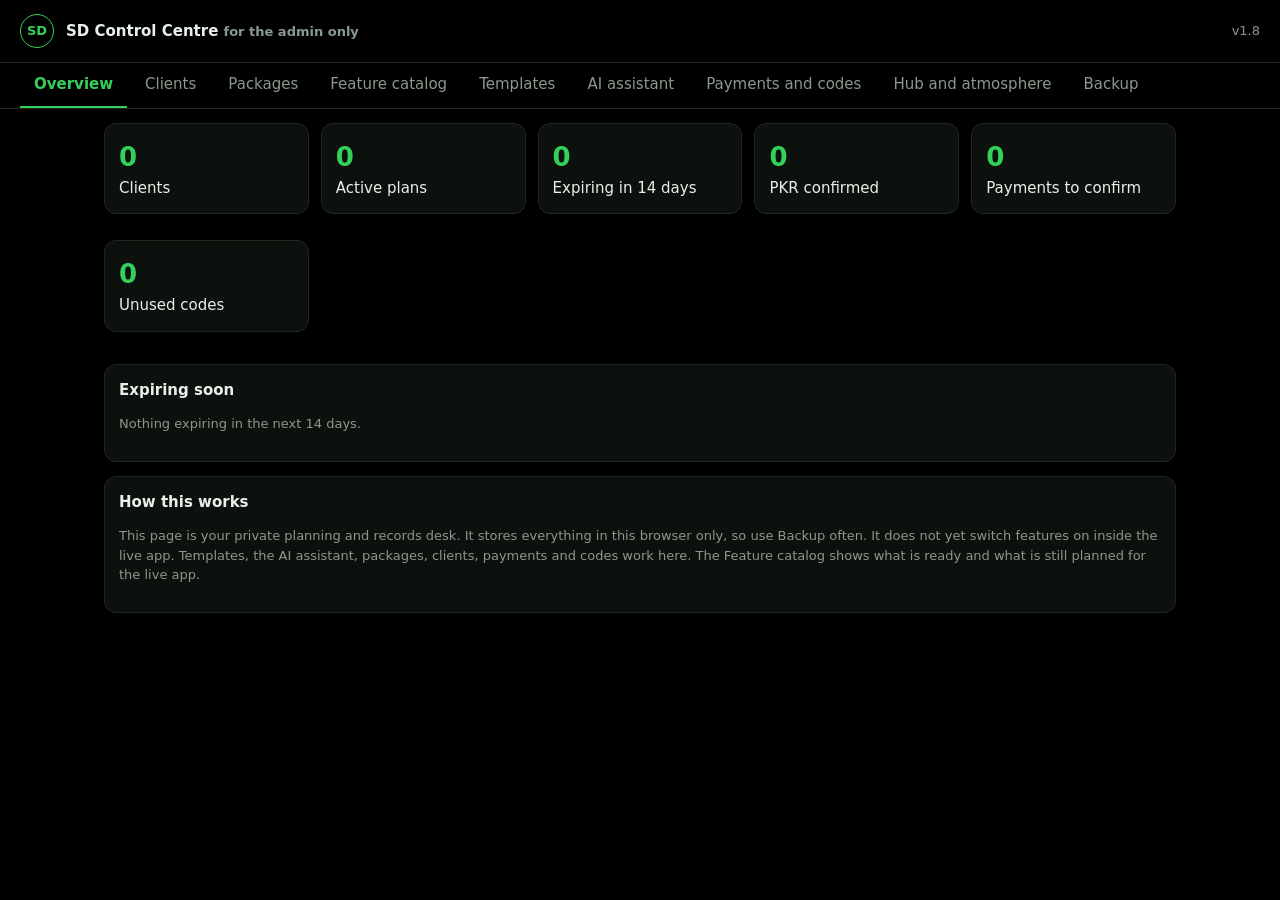
<file: apps/web/public/control/index.html>
<!DOCTYPE html>
<html lang="en"><head><meta charset="utf-8"><meta name="viewport" content="width=device-width,initial-scale=1">
<meta name="robots" content="noindex,nofollow"><title>SD Control Centre v1.8</title>
<style>
:root{--bg:#000;--p:#0c110d;--l:#1d2a20;--t:#e8f0ea;--m:#8a998d;--g:#35d05a;--r:#ff6b5e;--w:#e8b04a;color-scheme:dark}
*{box-sizing:border-box}body{margin:0;background:var(--bg);color:var(--t);font:15px/1.5 Inter,"Segoe UI",system-ui,sans-serif}
button,input,select,textarea{font:inherit;color:inherit}button{cursor:pointer}:focus-visible{outline:2px solid var(--g);outline-offset:2px}
header{display:flex;align-items:center;gap:12px;padding:14px 20px;border-bottom:1px solid var(--l);flex-wrap:wrap}
.lg{width:34px;height:34px;border:1.5px solid var(--g);border-radius:50%;color:var(--g);display:grid;place-items:center;font-weight:800;font-size:13px}
header b{flex:1}nav{display:flex;gap:4px;padding:0 20px;border-bottom:1px solid var(--l);overflow-x:auto}
.tab{background:none;border:0;padding:10px 14px;color:var(--m);border-bottom:2px solid transparent;white-space:nowrap}.tab.on{color:var(--g);border-color:var(--g);font-weight:700}
main{padding:20px;max-width:1100px;margin:auto}
.btn{background:var(--g);color:#000;border:0;border-radius:8px;padding:8px 14px;font-weight:700}.btn.s{background:none;color:var(--t);border:1px solid var(--l)}.x{background:none;border:0;color:var(--r)}
.grid{display:grid;grid-template-columns:repeat(auto-fit,minmax(170px,1fr));gap:12px;margin-bottom:18px}
.box{background:var(--p);border:1px solid var(--l);border-radius:12px;padding:14px;margin-bottom:14px}.box strong{display:block;font-size:26px;color:var(--g)}
table{width:100%;border-collapse:collapse}th,td{padding:9px 10px;text-align:left;border-bottom:1px solid var(--l);font-size:14px}th{color:var(--m);font-weight:600}
.w{overflow-x:auto}.row{display:flex;gap:10px;align-items:center;flex-wrap:wrap;margin-bottom:12px}.row h2{margin:0;flex:1;font-size:19px}
input,select,textarea{background:var(--bg);border:1px solid var(--l);border-radius:8px;padding:7px 10px;width:100%}label{display:block;font-size:13px;color:var(--m);margin:9px 0 3px}
dialog{background:var(--p);color:var(--t);border:1px solid var(--l);border-radius:14px;padding:18px;width:min(560px,94vw);max-height:90vh}dialog::backdrop{background:#000a}
.two{display:grid;grid-template-columns:1fr 1fr;gap:10px}.tag{border:1px solid var(--g);color:var(--g);border-radius:99px;padding:1px 9px;font-size:12px}.tag.w2{border-color:var(--w);color:var(--w)}.tag.r{border-color:var(--r);color:var(--r)}
.fl{columns:2;column-gap:20px}.fl label{display:flex;gap:8px;align-items:flex-start;color:var(--t);margin:3px 0;font-size:14px}.fl input{width:auto;margin-top:4px}.cat{font-weight:700;color:var(--g);margin:12px 0 4px;break-after:avoid}
.m{color:var(--m);font-size:13px}.empty{color:var(--m);padding:16px;text-align:center}.code{word-break:break-all;font-family:ui-monospace,Consolas,monospace;color:var(--g)}
@media(max-width:640px){.fl{columns:1}.two{grid-template-columns:1fr}}
button,.btn{min-height:40px}input,select,textarea{font-size:16px}main{padding:14px}.w{-webkit-overflow-scrolling:touch}
</style></head><body>
<header><div class="lg">SD</div><b>SD Control Centre <span class="m">for the admin only</span></b><span class="m">v1.8</span></header>
<nav id="nav"></nav><main id="main"></main><dialog id="d"></dialog>
<script>
// Feature catalog. Format: Name:tier+flag. tier 0=admin only,1=Package A and up,2=B and up,3=C only. k = Kaneo already has a base.
const CAT={
"Admin control":"Package builder:0w,Per-client feature switches:0w,Client directory:0w,Redeem codes:0w,Payment log:0w,Expiry reminders:0k,Auto-lock expired plans:0,Admin activity log:0k,View as client:0,Admin dashboard:0w",
"Organisation":"Organisation > unit > department tree:2,Role templates:1k,Group head and unit head access:3k,Cross-unit dashboard:3,Send task to another unit:3,One login for many units:3k,Shift and attendance:2,Worker simple mode:1",
"Industry packs":"Template picker at sign-up:1w,Textile pack:1w,Retail and store pack:1w,Salon and barber pack:1w,Restaurant and bakery pack:1w,Construction and plaza pack:2w,Clinic and pharmacy pack:2w,School and academy pack:2w,Workshop and engineering pack:2w,Agriculture and ginning pack:2w",
"Operations":"Inventory with low-stock alerts:2,Suppliers and purchase orders:2,Customers and dues:2,Quotes and invoices:2,Expenses and petty cash:2,Daily sales closing:2,Appointments and booking:2,Maintenance tickets:1k,Checklist engine:1w,Order batch and lot tracking:2,Payroll with EOBI and PESSI tracker:3,Document store with expiry dates:1k",
"AI assistant":"Chat assistant over your data:3,Voice commands (Urdu and Roman Urdu):3,Action commands (send this task to Ali):3k,Photo help for workers:3,Step-by-step instruction cards:3,Training videos from procedures:3,Daily summary for the owner:3,Pending work by person:3,Admin setup AI:0w,AI provider manager:0w",
"Platform":"WhatsApp alerts:3,Urdu with right-to-left layout:2,Offline mode:3,QR codes for machines and shelves:2,White-label per client:3",
"Money":"Daily cash book:2,Udhaar and khata ledger:2,Post-dated cheque tracker:2,Receivables ageing:2,Payables calendar:2,Profit per order or product:3,Tax and NTN reminders:2,Salary advance tracker:2",
"Retail extras":"Barcode scan:2,Expiry date tracking:2,Branch stock transfer:3,Loyalty points:3,Discount vouchers:3,Cashier shift handover:2,Price change to all branches:3,Customer feedback by QR:2",
"Factory extras":"Machine downtime log:2,Target versus actual per shift:2,Scrap and waste tracking:2,Commission job-work tracking:2,Buyer order deadline countdown:2,Sample approval rounds:2,Gate pass in and out:2,Piece-rate labour records:2",
"Construction extras":"Site progress photos:1,Material request approvals:2,Contractor payment milestones:2,Tenant rent reminders:2,Plaza maintenance tickets:1,Snag and defect list:2",
"Services extras":"Salon staff schedule:2,Membership and session packages:2,Staff commission:2,Clinic patient queue:2,School attendance and fees:2,Tailor orders and measurements:2,Workshop job cards:2",
"AI extras":"Explain reports in simple Urdu:3,Photo of bill to entry:3,Voice note to task:3,Delay-risk alerts:3,Morning plan:3,SOP writer:3,AI budget per client:0",
"Platform extras":"Push notifications:2,PIN quick login:1,Shared-phone mode for workers:2,Export all data:1,Nightly backup to Google Drive:0,Help videos:1,Sandbox practice mode:1,Referral codes:0,Reseller accounts:0,Trial codes:0,Changelog popup:1",
"More ideas (v1.5)":"Supplier price comparison:2,Loss and theft log:2,Complaint tracking:2,Delivery rider tracking:3,Product used per service:2,Customer history with photos:2,Raw material to finished goods:2,Packing lists:2,Vehicle and transport log:2,Utility bill tracking:2,Shared utility bill splitting:3,Drawing version control:3,Lab report tracking:2,Printing press job tracking:2,Mandi trade ledger:2,Event hall bookings:2,Gym memberships:2,Meeting notes to tasks:3,Read instructions aloud in Urdu:3,Client health score:0","Hub tools (v1.6)":"Profit margin calculator:1w,Discount calculator:1w,Sales tax calculator:1w,Percentage change:1w,Bill splitter:1w,Loan instalment (EMI):2w,Break-even point:2w,Commission calculator:2w,Overtime pay:2w,Daily wage to monthly:1w,Piece-rate wage:2w,Fabric consumption:2w,GSM calculator:2w,Yarn count (Ne to tex):2w,4-point fabric score:2w,Defects per hundred pieces:2w,Machine efficiency:2w,Reorder point:2w,Yards and metres:1w,Kilograms and pounds:1w,Maund and kilograms:1w,Inches and centimetres:1w,Square feet and square metres:1w,Tola and grams:1w,Daily cash book:1w,Khata and udhaar ledger:1w,Expense tracker:1w,Cheque tracker:2w,Salary advance tracker:2w,Utility bills:2w,Stock list:1w,Order tracker:2w,Price comparison:2w,Material requests:2w,Loss and theft log:2w,Delivery tracker:2w,Attendance register:2w,Appointments:1w,Customer list:1w,Supplier list:1w,Membership list:2w,Complaint log:2w,Defect log:2w,Lab and sample tracker:2w,Snag list:2w,Job cards:2w,Machine downtime log:2w,Vehicle and transport log:2w,Gate pass log:2w,Checklists:1w,Timer and stopwatch:1w,Reminders and alarms:2w,WhatsApp message maker:2w,Gemini AI assistant:3w,NotebookLM and Gemini launcher:3w,Mood check-in:1w,Goal journal:1w,Daily motivation:1w,Shout-out card maker:1w","Learning and ideas (v1.8)":"Show locked previews:1w,Get more features tab:1w,Courses tab:1w,Business ideas tab:1w,Course pack: Factory and trade:3w,Course pack: Office and money:3w,Course pack: Sales and digital:3w,Course pack: Food and beauty care:3w,Course pack: Education and creative:3w,Course pack: Farming and transport:3w,Course pack: Building and technical:3w,Course pack: Business and leadership:3w,Business ideas pack: Factory and trade:3w,Business ideas pack: Office and money:3w,Business ideas pack: Sales and digital:3w,Business ideas pack: Food and beauty care:3w,Business ideas pack: Education and creative:3w,Business ideas pack: Farming and transport:3w,Business ideas pack: Building and technical:3w,Business ideas pack: Business and leadership:3w"};
const F=[];Object.entries(CAT).forEach(([c,s])=>s.split(/,(?=[^,]*:\d)/).forEach(x=>{const m=x.match(/^(.*):(\d)([kw]?)$/);F.push({n:m[1].trim(),c,t:+m[2],k:m[3]=='k',w:m[3]=='w'})}));
const $=s=>document.querySelector(s),esc=s=>String(s??"").replace(/[&<>"]/g,c=>({"&":"&amp;","<":"&lt;",">":"&gt;",'"':"&quot;"}[c])),uid=()=>Math.random().toString(36).slice(2,9),today=()=>new Date().toISOString().slice(0,10);
const pk=(lv)=>F.map((f,i)=>f.t>0&&f.t<=lv?i:-1).filter(i=>i>=0);
const byN=l=>l.map(n=>F.findIndex(f=>f.n==n)).filter(i=>i>=0);
const DEF={v:8,tpl:{},ai:{},keys:null,sc:[],atm:{brand:'SD Work Associates',color:'#35d05a',welcome:'Welcome. Free tools are open to everyone. Enter a code to unlock more.',banner:'',maint:false,maintMsg:'We are updating. Please come back soon.',wa:'',pay:''},pkgs:[{id:"S",name:"Starter (free)",price:"0",users:5,feat:byN(["Role templates","Worker simple mode","Template picker at sign-up","Checklist engine","Export all data","Help videos","Sandbox practice mode","Profit margin calculator","Discount calculator","Percentage change","Yards and metres","Kilograms and pounds","Inches and centimetres","Daily cash book","Checklists","Timer and stopwatch","Mood check-in","Daily motivation","Show locked previews","Get more features tab","Courses tab","Business ideas tab"])},{id:"A",name:"Shop",price:"",users:10,feat:pk(1)},{id:"B",name:"Business",price:"",users:50,feat:pk(2)},{id:"D",name:"Industry Pro",price:"",users:150,feat:[...pk(2),...byN(["WhatsApp alerts","Offline mode","Chat assistant over your data","Daily summary for the owner","Pending work by person","Payroll with EOBI and PESSI tracker","Profit per order or product","Delay-risk alerts"])]},{id:"C",name:"Group",price:"",users:999,feat:pk(3)}],clients:[],pays:[],codes:[]};
function mig(){if(S.v>=5)return;const ex=new Set(S.pkgs.map(p=>p.id));DEF.pkgs.forEach(p=>{if(!ex.has(p.id))S.pkgs.push(JSON.parse(JSON.stringify(p)))});S.pkgs.forEach(p=>{const lv={A:1,B:2,C:3}[p.id];if(lv)F.forEach((f,i)=>{if(i>=110&&f.t>0&&f.t<=lv&&!p.feat.includes(i))p.feat.push(i)})});S.pkgs.sort((a,b)=>"SABDC".indexOf(a.id)-"SABDC".indexOf(b.id));S.tpl=S.tpl||{};S.ai=S.ai||{};S.v=5}
let S;try{S=JSON.parse(localStorage.getItem("sdcc"))||DEF}catch(e){S=DEF}
mig();mig2();mig3();mig4();
const save=()=>{try{localStorage.setItem("sdcc",JSON.stringify({...S,ai:{...(S.ai||{}),key:""}}))}catch(e){}};
let tab="over";const TABS={over:"Overview",cl:"Clients",pk:"Packages",ft:"Feature catalog",tp:"Templates",ai:"AI assistant",pay:"Payments and codes",hub:"Hub and atmosphere",bk:"Backup"};
const P=id=>S.pkgs.find(p=>p.id===id);
const eff=c=>{const b=new Set((P(c.pkg)||{feat:[]}).feat);(c.add||[]).forEach(i=>b.add(i));(c.rem||[]).forEach(i=>b.delete(i));return b};
const cn=id=>(S.clients.find(c=>c.id===id)||{name:"(none)"}).name;
const live=c=>c.expiry&&c.expiry>=today();
function dlg(h,ok,wide){const d=$("#d");d.innerHTML="<form method=dialog>"+h+'<div class="row" style="margin-top:14px"><button class="btn s" value=c>Cancel</button><button class="btn" value=ok>Save</button></div></form>';d.querySelector("form").onsubmit=e=>{if(e.submitter&&e.submitter.value=="ok")ok()};d.showModal()}
const fld=(k,l,v,t)=>`<label for=${k}>${l}</label><input id=${k} type=${t||"text"} value="${esc(v)}">`;
const sel=(k,l,o,v)=>`<label for=${k}>${l}</label><select id=${k}>${o.map(([a,b])=>`<option value="${esc(a)}" ${a==v?"selected":""}>${esc(b)}</option>`).join("")}</select>`;
const g=k=>$("#"+k).value;
function over(){const act=S.clients.filter(live),soon=act.filter(c=>c.expiry<=new Date(Date.now()+14*864e5).toISOString().slice(0,10)),rev=S.pays.filter(p=>p.ok).reduce((a,p)=>a+(+p.amt||0),0);
return `<div class=grid><div class=box><strong>${S.clients.length}</strong>Clients</div><div class=box><strong>${act.length}</strong>Active plans</div><div class=box><strong>${soon.length}</strong>Expiring in 14 days</div><div class=box><strong>${rev.toLocaleString()}</strong>PKR confirmed</div><div class=box><strong>${S.pays.filter(p=>!p.ok).length}</strong>Payments to confirm</div><div class=box><strong>${S.codes.filter(c=>!c.used).length}</strong>Unused codes</div></div>
<div class=box><b>Expiring soon</b>${soon.map(c=>`<p>${esc(c.name)} <span class=m>${esc(c.phone||"")} until ${c.expiry}</span></p>`).join("")||'<p class=m>Nothing expiring in the next 14 days.</p>'}</div>
<div class=box><b>How this works</b><p class=m>This page is your private planning and records desk. It stores everything in this browser only, so use Backup often. It does not yet switch features on inside the live app. Templates, the AI assistant, packages, clients, payments and codes work here. The Feature catalog shows what is ready and what is still planned for the live app.</p></div>`}
function clForm(c){const n=!c;c=c||{id:uid(),name:"",owner:"",phone:"",city:"Faisalabad",industry:"",pkg:"A",expiry:"",ai:"",notes:"",add:[],rem:[]};
dlg(`<h2 style=margin-top:0>${n?"New":"Edit"} client</h2>`+fld("n","Business name",c.name)+`<div class=two>${fld("o","Owner",c.owner)}${fld("ph","Phone",c.phone)}${fld("ci","City",c.city)}${fld("in","Industry",c.industry)}${sel("pg","Package",S.pkgs.map(p=>[p.id,p.id+" "+p.name]),c.pkg)}${fld("ex","Plan ends",c.expiry,"date")}</div>${fld("ai","AI budget (requests per month)",c.ai,"number")}<label for=nt>Notes</label><textarea id=nt rows=2>${esc(c.notes)}</textarea><div class=cat>Features for this client (ticked = on)</div><div class=fl id=ff></div>`,()=>{
if(!g("n").trim())return;const pf=new Set(P(g("pg")).feat),add=[],rem=[];document.querySelectorAll("#ff input").forEach(i=>{const k=+i.dataset.i;if(i.checked&&!pf.has(k))add.push(k);if(!i.checked&&pf.has(k))rem.push(k)});
Object.assign(c,{name:g("n").trim(),owner:g("o"),phone:g("ph"),city:g("ci"),industry:g("in"),pkg:g("pg"),expiry:g("ex"),ai:g("ai"),notes:g("nt"),add,rem});if(n)S.clients.push(c);save();render()});
const e=eff(c);let last="";$("#ff").innerHTML=F.map((f,i)=>{let h=f.c!=last?`<div class=cat>${esc(f.c)}</div>`:"";last=f.c;return h+`<label><input type=checkbox data-i=${i} ${e.has(i)?"checked":""} ${f.t==0?"disabled":""}>${esc(f.n)}</label>`}).join("");
$("#pg").onchange=()=>{const pf=new Set(P(g("pg")).feat);document.querySelectorAll("#ff input").forEach(i=>i.checked=pf.has(+i.dataset.i))}}
function cl(){return `<div class=row><h2>Clients</h2><button class=btn id=ac>Add client</button></div>`+(S.clients.length?`<div class=w><table><tr><th>Business</th><th>Industry</th><th>Package</th><th>Features</th><th>Plan ends</th><th></th></tr>${S.clients.map(c=>`<tr><td><a href=# data-ec=${c.id} style=color:var(--t)>${esc(c.name)}</a><div class=m>${esc(c.owner)} ${esc(c.phone)}</div></td><td>${esc(c.industry)}</td><td>${c.pkg}</td><td>${eff(c).size}</td><td><span class="tag ${live(c)?"":"r"}">${c.expiry||"not set"}</span></td><td><button class=x data-dc=${c.id}>Delete</button></td></tr>`).join("")}</table></div>`:'<div class=empty>No clients yet. Add the first one after you confirm a payment.</div>')}
function pkg(){return `<div class=row><h2>Packages</h2></div><p class=m>Tick what each package includes. Changes affect clients who have no personal override for that feature.</p>`+S.pkgs.map((p,pi)=>`<div class=box><div class=two><div><label>Name</label><input data-pn=${pi} value="${esc(p.name)}"></div><div><label>Price (PKR per month)</label><input data-pp=${pi} type=number value="${esc(p.price)}"></div></div><div class=cat>Package ${p.id} includes ${p.feat.length} features</div><div class=fl>${F.map((f,i)=>f.t==0?"":`<label><input type=checkbox data-pf="${pi}:${i}" ${p.feat.includes(i)?"checked":""}>${esc(f.n)}</label>`).join("")}</div></div>`).join("")}
function ft(){let last="";return `<div class=row><h2>Feature catalog: ${F.length} features</h2></div><p class=m>Ready here = works in this Control Centre now. Base = Kaneo already has a starting point. Planned = not built yet. Admin only = you control it and clients never see it.</p><div class=w><table><tr><th>Feature</th><th>Status</th><th>From package</th></tr>${F.map(f=>{let h=f.c!=last?`<tr><td colspan=3 class=cat>${esc(f.c)}</td></tr>`:"";last=f.c;return h+`<tr><td>${esc(f.n)}</td><td><span class="tag ${f.k||f.w?"":"w2"}">${f.k?"Base":f.w?"Ready here":"Planned"}</span></td><td>${f.t==0?"Admin only":["Shop and up","Business and up","Group"][f.t-1]}</td></tr>`}).join("")}</table></div>`}
function pay(){return `<div class=row><h2>Payments</h2><button class=btn id=ap>Log payment</button></div>`+(S.pays.length?`<div class=w><table><tr><th>Date</th><th>Client</th><th>PKR</th><th>Method</th><th>Reference</th><th>Status</th><th></th></tr>${S.pays.map(p=>`<tr><td>${p.d}</td><td>${esc(cn(p.cl))}</td><td>${esc(p.amt)}</td><td>${esc(p.m)}</td><td>${esc(p.ref)}</td><td><button class="tag ${p.ok?"":"w2"}" data-tp=${p.id}>${p.ok?"Confirmed":"Confirm"}</button></td><td><button class=x data-dp=${p.id}>Delete</button></td></tr>`).join("")}</table></div>`:'<div class=empty>No payments logged.</div>')+`<div class=row style=margin-top:22px><h2>Old-style code records (the hub does not use these)</h2><button class=btn id=ak>Create code</button></div>`+(S.codes.length?`<div class=w><table><tr><th>Code</th><th>Package</th><th>Days</th><th>Status</th><th></th></tr>${S.codes.map(c=>`<tr><td class=code>${c.code}</td><td>${c.pkg}</td><td>${c.days}</td><td><button class=tag data-uc=${c.id}>${c.used?"Used":"Unused"}</button></td><td><button class=x data-dk=${c.id}>Delete</button></td></tr>`).join("")}</table></div>`:'<div class=empty>Create a code after you confirm a payment, then send it on WhatsApp.</div>')}
function bk(){return `<div class=row><h2>Backup</h2></div><div class=box><p>Everything here lives in this browser only. Download a backup file after every change session and keep it in Google Drive. The backup file contains your private signing key, so never send it to anyone.</p><button class=btn id=ex>Download backup</button> <label class="btn s" style="display:inline-block;margin:0">Restore from file<input type=file id=im accept=.json hidden></label></div><div class=box><b>Move to your phone</b><p class=m>Press Copy, send the text to yourself on WhatsApp, open this page on your phone, paste it below and press Restore text.</p><button class="btn s" id=bt>Copy backup as text</button><textarea id=bi rows=3 placeholder="Paste backup text here" style=margin-top:8px></textarea><div class=row style=margin-top:8px><button class=btn id=bq2>Restore text</button></div></div>`}
const V={over,cl,pk:pkg,ft,pay,bk:bk};
function render(){$("#nav").innerHTML=Object.entries(TABS).map(([k,v])=>`<button class="tab ${k==tab?"on":""}" data-t=${k}>${v}</button>`).join("");$("#main").innerHTML=V[tab]()}
document.addEventListener("click",e=>{const T=e.target,a=k=>T.closest("["+k+"]");let el;
if(el=a("data-t"))tab=el.dataset.t;else if(T.id=="ac")return clForm();else if(el=a("data-ec")){e.preventDefault();return clForm(S.clients.find(c=>c.id==el.dataset.ec))}
else if(el=a("data-dc")){if(confirm("Delete this client?"))S.clients=S.clients.filter(c=>c.id!=el.dataset.dc);else return}
else if(T.id=="ap")return dlg("<h2 style=margin-top:0>Log payment</h2>"+sel("pc","Client",S.clients.map(c=>[c.id,c.name]))+`<div class=two>${fld("pa","Amount (PKR)","","number")}${sel("pm","Method",["JazzCash","EasyPaisa","Bank transfer","Cash"].map(x=>[x,x]))}</div>`+fld("pr","Reference or note",""),()=>{S.pays.unshift({id:uid(),d:today(),cl:g("pc"),amt:g("pa"),m:g("pm"),ref:g("pr"),ok:false});save();render()});
else if(el=a("data-tp")){const p=S.pays.find(x=>x.id==el.dataset.tp);p.ok=!p.ok}else if(el=a("data-dp")){S.pays=S.pays.filter(x=>x.id!=el.dataset.dp)}
else if(T.id=="ak")return dlg("<h2 style=margin-top:0>Create code</h2>"+sel("kp","Package",S.pkgs.map(p=>[p.id,p.id+" "+p.name]))+fld("kd","Days of access","30","number"),()=>{const r=()=>Math.random().toString(36).slice(2,6).toUpperCase();S.codes.unshift({id:uid(),code:`SD-${r()}-${r()}`,pkg:g("kp"),days:g("kd"),used:false});save();render()});
else if(el=a("data-uc")){const c=S.codes.find(x=>x.id==el.dataset.uc);c.used=!c.used}else if(el=a("data-dk")){S.codes=S.codes.filter(x=>x.id!=el.dataset.dk)}
else if(T.id=="ex"){const l=document.createElement("a");l.href="data:application/json;charset=utf-8,"+encodeURIComponent(JSON.stringify(S));l.download="sd-control-backup-"+today()+".json";l.click();return}else return;save();render()});
document.addEventListener("change",e=>{const T=e.target;let m;
if(T.dataset.pn!=null)S.pkgs[T.dataset.pn].name=T.value;else if(T.dataset.pp!=null)S.pkgs[T.dataset.pp].price=T.value;
else if(T.dataset.pf){m=T.dataset.pf.split(":");const p=S.pkgs[m[0]],i=+m[1];p.feat=T.checked?[...new Set([...p.feat,i])]:p.feat.filter(x=>x!=i);save();return render()}
else if(T.id=="im"&&T.files[0]){const r=new FileReader();r.onload=()=>{try{const d=JSON.parse(r.result);if(d.pkgs&&d.clients){S=d;mig();mig2();mig3();mig4();save();render()}else alert("This file is not an SD backup.")}catch(x){alert("This file could not be read.")}};r.readAsText(T.files[0]);return}else return;save()});
// ---- v1.5: templates, checklists, AI assistant
const TPL={
"General":{"Weekly team meeting":["Review last week's open tasks","Each person reports done, blocked and next","Agree owners and dates for new tasks","Note decisions","Send the notes to the team"],"New staff onboarding":["Collect documents and contact details","Explain duties and working hours","Show the safety and conduct rules","Give access to the work app","Assign a buddy for the first week","Review after 30 days"]},
"Textile":{"Fabric roll inspection (4-point)":["Record roll number, lot and supplier","Check roll width and GSM against the order","Inspect the roll on the frame, warp and weft","Score each defect 1 to 4 points by its length","Work out points per 100 square yards","Mark the roll pass or fail using the buyer's limit","Attach photos of major defects","Send the report to merchandising"],"Loom shift handover":["Record looms running and stopped","Note stop reasons and times","Check beam and warp stock","Report broken parts to maintenance","Count metres produced","Sign handover to the next shift"],"Dyeing batch":["Confirm the approved lab dip","Check fabric weight and batch number","Record dyes and chemicals issued","Log temperature and time","Check shade against the standard","Record result: pass, re-dye or reject","Send the batch to finishing"],"Garment line end check":["Check measurements on sample pieces","Check stitching and seams","Check labels and trims","Check thread ends and cleanliness","Confirm pack count matches the order","Record defects by type"]},
"Retail":{"Open the shop":["Unlock, switch on lights, AC and billing","Count opening cash","Check shelves are filled and tidy","Check price tags and offers","Check cleanliness","Assign counter staff"],"Close the shop and cash":["Print the day's sales report","Count cash and match the report","Record JazzCash, EasyPaisa and card totals","Note items that ran out","Lock the storage","Switch off equipment and lock up"],"Shelf and expiry audit":["Walk each aisle","Remove expired items","Move near-expiry items to the front","Record damaged items","List items to reorder"],"Receiving stock":["Match delivery to the purchase order","Count items","Check damage and expiry dates","Record differences","Put away and update stock","Pass the bill to accounts"]},
"Salon":{"Open the salon":["Clean floors, mirrors and chairs","Sanitise tools","Check towels, capes and products","Check the booking list","Count opening cash"],"Between clients":["Clean and sanitise tools","Change towels and capes","Wipe chair and counter","Record service and payment"],"Close the salon":["Count cash and record payments","Sanitise all tools","List products running low","Switch off equipment and lock up"]},
"Restaurant":{"Kitchen opening":["Check gas, power and water","Clean surfaces","Check fridge and freezer temperature","Check stock for the day","Staff wash hands and wear uniform"],"Food safety daily log":["Record fridge temperatures","Keep raw and cooked food apart","Check dates on ingredients","Check for pests","Record waste"],"Closing":["Clean kitchen and equipment","Store food covered and labelled","Count cash","Take out rubbish","Switch off gas and lock up"]},
"Construction":{"Daily site safety":["Helmets and boots worn","Scaffolding and ladders checked","Cables and electrical points checked","Open edges and holes covered","First aid kit available","Record accidents and near misses"],"Material receiving":["Match delivery to the request","Check quantity and quality","Take photos","Record supplier and vehicle","Store safely","Update stock"],"Handover snag list":["Walk each room or unit","Photograph each defect","Record location and type","Assign to the contractor with a date","Re-check after repair","Sign off"]},
"Clinic":{"Open the clinic":["Clean and ventilate rooms","Check supplies and gloves","Check the appointment list","Check the equipment works"],"Sterilisation log":["Record the instrument set","Clean and wash","Sterilise and note the time","Check the indicator","Store sealed","Sign the log"],"Medicine expiry check":["List medicines by shelf","Remove expired items","Mark near-expiry items","Record what to reorder"]},
"School":{"Daily opening":["Unlock and check classrooms","Check water and washrooms","Check attendance sheets are ready","Check safety exits are clear"],"Exam day":["Prepare seating plan","Count papers and answer sheets","Check invigilators are assigned","Collect and count scripts","Seal and store scripts"]},
"Workshop":{"Job card intake":["Record customer and vehicle or item","Note the complaint in the customer's words","Photograph the item","Agree estimate and delivery date","Customer signs the job card"],"Before delivery":["Check every job-card item is done","Test the work","Clean the item","Record parts used","Take payment and update the card"],"Daily tool check":["Count shared tools","Check power tools and cables","Check safety guards","Report damaged tools"]},
"Agriculture":{"Cotton lot receiving":["Record seller, vehicle and weight","Check moisture and trash","Grade the lot","Record the rate and amount","Issue the receipt","Store the lot and label it"],"Warehouse daily check":["Check roof and floor for damp","Check stacks are safe","Check for pests","Check fire equipment","Update stock count"]}};
const aiCfg=()=>S.ai||(S.ai={});
const PRE={gemini:["https://generativelanguage.googleapis.com/v1beta/openai","gemini-2.5-flash"],groq:["https://api.groq.com/openai/v1","openai/gpt-oss-120b"],openrouter:["https://openrouter.ai/api/v1","google/gemma-4-31b-it:free"],custom:["",""]};
let tplInd="Textile",aiOut={};
const allTpl=i=>({...(TPL[i]||{}),...((S.tpl||{})[i]||{})});
const indSel=()=>sel("ti","Industry",Object.keys(TPL).map(x=>[x,x]),tplInd);
function tp(){return `<div class=row><h2>Industry templates and checklists</h2></div><div class=box>${indSel()}<p class=m>Press Copy, then paste into a Kaneo task description. Kaneo turns these lines into tick boxes.</p></div>`+Object.entries(allTpl(tplInd)).map(([n,it])=>`<div class=box><div class=row><b style=flex:1>${esc(n)}</b><button class="btn s" data-cp="${esc(n)}">Copy as task list</button><button class="btn s" data-pr="${esc(n)}">Print</button></div>${it.map(x=>`<div>☐ ${esc(x)}</div>`).join("")}</div>`).join("")+`<div class=box><b>Add your own checklist for ${esc(tplInd)}</b>${fld("tn","Checklist name","")}<label for=tl>Items, one per line</label><textarea id=tl rows=5></textarea><div class=row style=margin-top:10px><button class=btn id=ts>Save checklist</button></div></div>`}
function ai(){const c=aiCfg(),p=c.p||"gemini";return `<div class=row><h2>AI assistant (admin only)</h2></div><div class=box><b>AI settings</b><p class=m>Use a free key from Google AI Studio, Groq or OpenRouter. The key stays in this browser and is left out of backup files. Free plans have daily limits and different terms, so check them before using AI for paying clients.</p>${sel("cfgP","Provider",[["gemini","Google Gemini"],["groq","Groq"],["openrouter","OpenRouter"],["custom","Other (OpenAI-compatible)"]],p)}<div class=two>${fld("cfgU","Address",c.base??PRE[p][0])}${fld("cfgM","Model name",c.model??PRE[p][1])}</div>${fld("cfgK","API key",c.key||"","password")}</div>
<div class=box><b>1. Describe a client, get the setup</b><label for=sd1>Business</label><textarea id=sd1 rows=3 placeholder="Example: ladies garment unit with 60 workers in stitching, finishing and packing; owner wants WhatsApp alerts"></textarea><div class=row style=margin-top:10px><button class=btn id=ai1>Suggest setup</button></div><div id=so1></div></div>
<div class=box><b>2. Write a checklist</b>${indSel()}<label for=sd2>Checklist for</label><input id=sd2 placeholder="Example: end of shift machine check"><div class=row style=margin-top:10px><button class=btn id=ai2>Write checklist</button></div><div id=so2></div></div>
<div class=box><b>3. Ask for help</b><textarea id=sd3 rows=3 placeholder="Example: how should I price a package for a 10-shop chain?"></textarea><div class=row style=margin-top:10px><button class=btn id=ai3>Ask</button></div><div id=so3></div></div>`}
V.tp=tp;V.ai=ai;
async function callAI(sys,user){const c=aiCfg();if(!c.key||!c.base||!c.model)throw new Error("Add the provider, model and key in AI settings first.");let r;
try{r=await fetch(c.base.replace(/\/$/,"")+"/chat/completions",{method:"POST",headers:{"Content-Type":"application/json",Authorization:"Bearer "+c.key},body:JSON.stringify({model:c.model,messages:[{role:"system",content:sys},{role:"user",content:user}]})})}catch(x){throw new Error("Could not reach the AI provider. Check your internet, the address and the key.")}
const t=await r.text();if(!r.ok)throw new Error("The provider said: "+r.status+" "+t.slice(0,200));let j;try{j=JSON.parse(t)}catch(x){throw new Error("The provider sent an unreadable reply.")}
const m=j.choices&&j.choices[0]&&j.choices[0].message;if(!m||!m.content)throw new Error("The provider sent an empty reply.");return m.content}
const pj=t=>{try{return JSON.parse(t.match(/\{[\s\S]*\}/)[0])}catch(x){throw new Error("The AI reply could not be read as settings. Press the button again.")}};
const out=(id,h)=>{const e=$("#"+id);if(e)e.innerHTML=h};
const busy=async(id,fn)=>{out(id,"<p class=m>Working...</p>");try{await fn()}catch(x){out(id,'<p style="color:var(--r)">'+esc(x.message)+"</p>")}};
function runSetup(){const d=g("sd1").trim();if(!d)return;return busy("so1",async()=>{const ps=S.pkgs.map(p=>p.id+" = "+p.name+" ("+p.feat.length+" features)").join("; "),fs=F.filter(f=>f.t>0).map(f=>f.n).join("; ");
const t=await callAI('You set up a work-management app for Pakistani businesses. Answer with one JSON object only, no other text: {"name":string,"industry":string,"pkg":one of the package ids,"add":[feature names to add on top of the package],"remove":[feature names to remove],"notes":short string}. Packages: '+ps+". Feature names (use them exactly): "+fs+". Choose the smallest package that fits, then add or remove features only where the business needs it.",d);
const s=aiOut.setup=pj(t);out("so1",`<div class=box><b>${esc(s.name)}</b> <span class=m>${esc(s.industry)}</span><p>Package: ${esc(s.pkg)}</p><p class=m>Add: ${esc((s.add||[]).join(", ")||"nothing")}<br>Remove: ${esc((s.remove||[]).join(", ")||"nothing")}</p><p class=m>${esc(s.notes||"")}</p><button class=btn id=ai4>Create this client</button></div>`)})}
function applySetup(){const s=aiOut.setup;if(!s)return;const id=P(s.pkg)?s.pkg:S.pkgs[0].id,pf=new Set(P(id).feat),ix=l=>(Array.isArray(l)?l:[]).map(n=>F.findIndex(f=>f.n.toLowerCase()==String(n).toLowerCase())).filter(i=>i>=0&&F[i].t>0);
S.clients.push({id:uid(),name:String(s.name||"New client"),owner:"",phone:"",city:"Faisalabad",industry:String(s.industry||""),pkg:id,expiry:"",ai:"",notes:String(s.notes||""),add:ix(s.add).filter(i=>!pf.has(i)),rem:ix(s.remove).filter(i=>pf.has(i))});save();tab="cl";render()}
function runList(){const d=g("sd2").trim();if(!d)return;return busy("so2",async()=>{const t=await callAI('You write short practical checklists for workers in Pakistani businesses. Answer with one JSON object only: {"name":string,"items":[strings]}. Use simple English, 6 to 12 items, one action each.',"Industry: "+tplInd+". Checklist for: "+d);const l=aiOut.list=pj(t);out("so2",`<div class=box><b>${esc(l.name)}</b>${(l.items||[]).map(x=>`<div>☐ ${esc(x)}</div>`).join("")}<div class=row style=margin-top:10px><button class=btn id=ai5>Save to ${esc(tplInd)} templates</button></div></div>`)})}
function saveList(){const l=aiOut.list;if(!l||!Array.isArray(l.items))return;((S.tpl=S.tpl||{})[tplInd]=S.tpl[tplInd]||{})[String(l.name||"AI checklist")]=l.items.map(String);save();tab="tp";render()}
function runAsk(){const d=g("sd3").trim();if(!d)return;return busy("so3",async()=>{const t=await callAI("You help a software seller in Faisalabad, Pakistan who sells a work-management app to factories, shops and other businesses. Answer in short, plain English and say so when you are unsure.",d);out("so3",`<div class=box style="white-space:pre-wrap">${esc(t)}</div>`)})}
document.addEventListener("click",e=>{const T=e.target,a=k=>T.closest("["+k+"]");let el;
if(el=a("data-cp")){const it=allTpl(tplInd)[el.dataset.cp];navigator.clipboard.writeText("## "+el.dataset.cp+"\n"+it.map(x=>"- [ ] "+x).join("\n")).then(()=>{el.textContent="Copied"},()=>alert("The browser blocked copying. Select the items and copy by hand."))}
else if(el=a("data-pr")){const it=allTpl(tplInd)[el.dataset.pr],w=window.open("","_blank");if(w){w.document.write("<title>"+esc(el.dataset.pr)+"</title><h2>"+esc(el.dataset.pr)+"</h2>"+it.map(x=>"<p>☐ "+esc(x)+"</p>").join(""));w.document.close();w.print()}}
else if(T.id=="ts"){const n=g("tn").trim(),it=g("tl").split("\n").map(x=>x.trim()).filter(Boolean);if(!n||!it.length)return alert("Add a name and at least one item.");((S.tpl=S.tpl||{})[tplInd]=S.tpl[tplInd]||{})[n]=it;save();render()}
else if(T.id=="ai1")runSetup();else if(T.id=="ai2")runList();else if(T.id=="ai3")runAsk();else if(T.id=="ai4")applySetup();else if(T.id=="ai5")saveList()});
document.addEventListener("change",e=>{const T=e.target,c=aiCfg();if(T.id=="ti"){tplInd=T.value;render()}else if(T.id=="cfgP"){c.p=T.value;c.base=PRE[T.value][0];c.model=PRE[T.value][1];save();render()}else if(T.id=="cfgU"){c.base=T.value.trim();save()}else if(T.id=="cfgM"){c.model=T.value.trim();save()}else if(T.id=="cfgK"){c.key=T.value.trim();save()}});
// ---- v1.6: signed client codes, hub settings
const FREEH=["Profit margin calculator","Discount calculator","Percentage change","Yards and metres","Kilograms and pounds","Inches and centimetres","Daily cash book","Checklists","Timer and stopwatch"];
function mig2(){if(S.v>=6)return;S.keys=S.keys||null;S.sc=S.sc||[];S.atm=S.atm||{brand:"SD Work Associates",color:"#35d05a",welcome:"Welcome. Free tools are open to everyone. Enter a code to unlock more.",banner:"",maint:false,maintMsg:"We are updating. Please come back soon.",wa:""};
const sp=S.pkgs.find(p=>p.id=="S");if(sp)byN(FREEH).forEach(i=>{if(!sp.feat.includes(i))sp.feat.push(i)});
S.pkgs.forEach(p=>{const lv={A:1,B:2,D:2,C:3}[p.id];if(lv)F.forEach((f,i)=>{if(i>=130&&f.t>0&&f.t<=lv&&!p.feat.includes(i))p.feat.push(i)});if(p.id=="D")byN(["Gemini AI assistant","NotebookLM and Gemini launcher"]).forEach(i=>{if(!p.feat.includes(i))p.feat.push(i)})});S.v=6}
const b64=u=>btoa(String.fromCharCode(...u)).replace(/\+/g,"-").replace(/\//g,"_").replace(/=+$/,"");
function codesBox(){const L=(S.sc||[]).slice(0,15);return `<div class=box><div class=row><h2>Client codes for the SD Work Hub</h2></div>${S.keys?"":'<p style="color:var(--w)">Create your signing keys first (Hub and atmosphere tab).</p>'}${S.clients.length?sel("gc","Client",S.clients.map(c=>[c.id,c.name+" (package "+c.pkg+")"]))+fld("gd","Days of access","30","number")+'<div class=row style=margin-top:10px><button class=btn id=gm>Make code</button></div>':'<p class=m>Add a client first.</p>'}<div id=go></div><p class=m>A code unlocks the features in the client's list at the moment you make it, so change their features first. A code cannot be cancelled early, so use shorter periods for new clients.</p>${L.length?`<div class=w><table><tr><th>Client</th><th>Until</th><th></th></tr>${L.map((x,i)=>`<tr><td>${esc(x.n)}</td><td>${x.e}</td><td><button class="btn s" data-cc="${i}">Copy code</button></td></tr>`).join("")}</table></div>`:""}</div>`}
async function makeCode(){const c=S.clients.find(x=>x.id==g("gc"));if(!c)return;if(!S.keys)return alert("Create your signing keys first.");
const d=Math.max(1,Math.min(3650,+g("gd")||30)),e=new Date(Date.now()+d*864e5).toISOString().slice(0,10),bits=new Uint8Array(Math.ceil(F.length/8));eff(c).forEach(i=>{if(F[i].t>0)bits[i>>3]|=1<<(i&7)});
const pl=new TextEncoder().encode(JSON.stringify({n:c.name,e,i:today(),b:b64(bits)})),k=await crypto.subtle.importKey("jwk",S.keys.priv,{name:"ECDSA",namedCurve:"P-256"},false,["sign"]),sg=new Uint8Array(await crypto.subtle.sign({name:"ECDSA",hash:"SHA-256"},k,pl)),code="SD1-"+b64(pl)+"."+b64(sg);
c.expiry=e;(S.sc=S.sc||[]).unshift({n:c.name,e,code});save();
const ph=String(c.phone||"").replace(/\D/g,""),m="Your SD Work Hub code, valid until "+e+". Open the hub, paste this code and press Redeem:\n\n"+code;
render();out("go",`<div class=box><b>Code ready for ${esc(c.name)}</b><p class=code>${code}</p><div class=row><button class=btn data-cc="0">Copy code</button><a class="btn s" target=_blank rel=noopener href="https://wa.me/${ph}?text=${encodeURIComponent(m)}">Send on WhatsApp</a></div><p class=m>For WhatsApp to open the right chat, save the client's phone number with the country code (for example 923001234567).</p></div>`)}
function hubTab(){const a=S.atm,k=S.keys;return `<div class=row><h2>Hub and atmosphere</h2></div>
<div class=box><b>1. Signing keys</b><p class=m>Keys make your codes impossible to fake. Create them once. Making new keys later cancels every code you sent before.</p>${k?'<p style="color:var(--g)">Keys are ready.</p>':""}<button class=btn id=kg>${k?"Make new keys":"Create signing keys"}</button></div>
<div class=box><b>2. Atmosphere: what customers see in the hub</b><div class=two>${fld("atB","Brand name",a.brand)}${fld("atC","Accent colour",a.color,"color")}</div>${fld("atQ","Your WhatsApp number for code requests (with country code)",a.wa)}<label for=atP>How customers pay you (JazzCash, EasyPaisa or bank details)</label><textarea id=atP rows=3>${esc(a.pay||"")}</textarea>${fld("atW","Welcome message",a.welcome)}${fld("atN","Banner message (leave empty for none)",a.banner)}<label><input id=atM type=checkbox style=width:auto ${a.maint?"checked":""}> Maintenance mode: customers see only the message below</label>${fld("atR","Maintenance message",a.maintMsg)}</div>
<div class=box><b>3. Free tools for everyone</b><p class=m>Everyone gets the tools in your <b>Starter</b> package without a code. Change them in the Packages tab. Right now: ${esc(S.pkgs.find(p=>p.id=="S").feat.filter(i=>F[i].c=="Hub tools (v1.6)").map(i=>F[i].n).join(", ")||"none")}.</p></div>
<div class=box><b>4. Publish</b><p class=m>Download the file and upload it to GitHub in the folder <b>apps/web/public/hub</b>, replacing the old one. Customers see the new settings once the site rebuilds. Do this whenever you change atmosphere, keys or free tools. Codes already sent keep working.</p><button class=btn id=dlc>Download config.json</button></div>`}
const _pay=pay;V.pay=()=>codesBox()+_pay();V.hub=hubTab;
document.addEventListener("click",async e=>{const T=e.target,el=T.closest("[data-cc]");
if(T.id=="kg"){if(S.keys&&!confirm("New keys cancel every code you made before. Continue?"))return;const k=await crypto.subtle.generateKey({name:"ECDSA",namedCurve:"P-256"},true,["sign","verify"]);S.keys={pub:await crypto.subtle.exportKey("jwk",k.publicKey),priv:await crypto.subtle.exportKey("jwk",k.privateKey)};save();render()}
else if(T.id=="gm")makeCode();
else if(el){const x=(S.sc||[])[+el.dataset.cc];if(x)navigator.clipboard.writeText(x.code).then(()=>{el.textContent="Copied"},()=>alert("Copying was blocked. Select the code and copy it by hand."))}
else if(T.id=="dlc"){if(!S.keys)return alert("Create your signing keys first.");const cfg={v:1,catalog:F.map(f=>f.n),starter:S.pkgs.find(p=>p.id=="S").feat.map(i=>F[i].n),pub:S.keys.pub,atm:S.atm,pkgs:S.pkgs.map(p=>({id:p.id,name:p.name,price:p.price,n:p.feat.length}))};const l=document.createElement("a");l.href="data:application/json;charset=utf-8,"+encodeURIComponent(JSON.stringify(cfg));l.download="config.json";l.click()}});
document.addEventListener("change",e=>{const T=e.target,m={atB:"brand",atC:"color",atW:"welcome",atN:"banner",atR:"maintMsg",atQ:"wa",atP:"pay"};if(m[T.id]){S.atm[m[T.id]]=T.value;save()}else if(T.id=="atM"){S.atm.maint=T.checked;save()}});
function mig3(){if(S.v>=7)return;S.atm=S.atm||{};if(S.atm.pay==null)S.atm.pay="";const sp=S.pkgs.find(p=>p.id=="S");if(sp)byN(["Mood check-in","Daily motivation"]).forEach(i=>{if(!sp.feat.includes(i))sp.feat.push(i)});S.pkgs.forEach(p=>{const lv={A:1,B:2,D:2,C:3}[p.id];if(lv)F.forEach((f,i)=>{if(i>=185&&f.t>0&&f.t<=lv&&!p.feat.includes(i))p.feat.push(i)})});S.v=7}
function mig4(){if(S.v>=8)return;const sp=S.pkgs.find(p=>p.id=="S");if(sp)byN(["Show locked previews", "Get more features tab", "Courses tab", "Business ideas tab"]).forEach(i=>{if(!sp.feat.includes(i))sp.feat.push(i)});S.pkgs.forEach(p=>{const lv={A:1,B:2,D:2,C:3}[p.id];if(lv)F.forEach((f,i)=>{if(i>=189&&f.t>0&&f.t<=lv&&!p.feat.includes(i))p.feat.push(i)})});S.v=8}
document.addEventListener("click",e=>{const T=e.target;if(T.id=="bt"){navigator.clipboard.writeText(JSON.stringify({...S,ai:{...(S.ai||{}),key:""}})).then(()=>{T.textContent="Copied"},()=>alert("Copying was blocked. Use Download backup instead."))}else if(T.id=="bq2"){try{const d=JSON.parse($("#bi").value);if(!(d.pkgs&&d.clients))throw 0;S=d;mig();mig2();mig3();mig4();save();render();alert("Restored.")}catch(x){alert("That text could not be read. Copy the whole backup text again.")}}});
render();
</script></body></html>
</file>
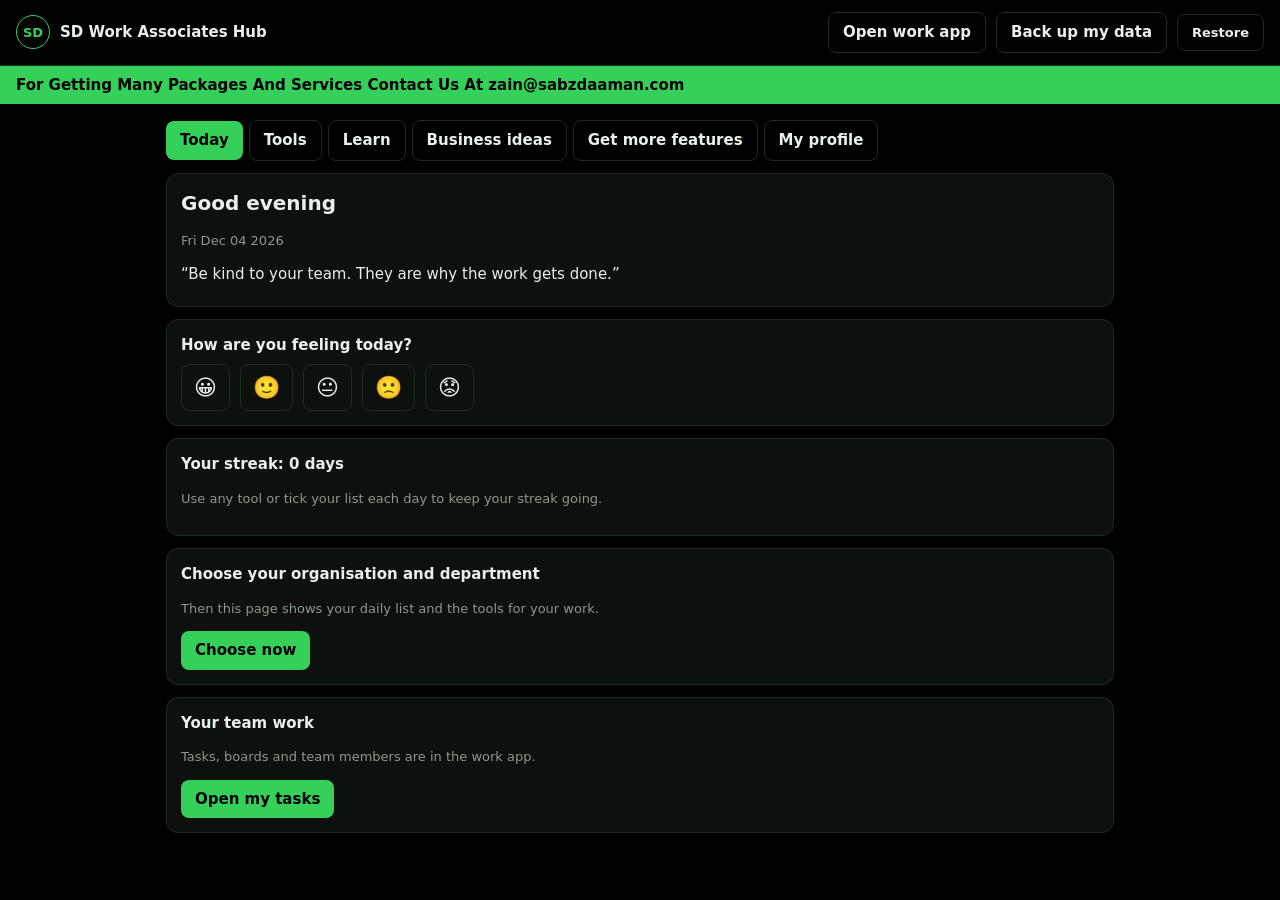
<file: apps/web/public/hub/index.html>
<!DOCTYPE html>
<html lang="en"><head><meta charset="utf-8"><meta name="viewport" content="width=device-width,initial-scale=1">
<title>SD Work Hub</title><link rel="icon" href="/logo.png">
<style>
:root{--bg:#000;--p:#0c110d;--l:#1d2a20;--t:#e8f0ea;--m:#8a998d;--g:#35d05a;--r:#ff6b5e;--w:#e8b04a;color-scheme:dark}
*{box-sizing:border-box}body{margin:0;background:var(--bg);color:var(--t);font:15px/1.5 Inter,"Segoe UI",system-ui,sans-serif}
button,input,select,textarea{font:inherit;color:inherit}button{cursor:pointer}:focus-visible{outline:2px solid var(--g);outline-offset:2px}
header{display:flex;align-items:center;gap:10px;padding:12px 16px;border-bottom:1px solid var(--l);flex-wrap:wrap}
.lg{width:34px;height:34px;border:1.5px solid var(--g);border-radius:50%;color:var(--g);display:grid;place-items:center;font-weight:800;font-size:13px}
header b{flex:1}main{padding:16px;max-width:980px;margin:auto}
.btn{background:var(--g);color:#000;border:0;border-radius:8px;padding:8px 14px;font-weight:700;text-decoration:none;display:inline-block}.btn.s{background:none;color:var(--t);border:1px solid var(--l)}.x{background:none;border:0;color:var(--r)}
.box{background:var(--p);border:1px solid var(--l);border-radius:12px;padding:14px;margin-bottom:12px}
.grid{display:grid;grid-template-columns:repeat(auto-fill,minmax(210px,1fr));gap:10px}
.tl{background:var(--p);border:1px solid var(--l);border-radius:10px;padding:12px;text-align:left}.tl:hover{border-color:var(--g)}.tl.lk{opacity:.55}
.cat{font-weight:700;color:var(--g);margin:16px 0 8px}.m{color:var(--m);font-size:13px}.row{display:flex;gap:10px;align-items:center;flex-wrap:wrap}.row>input{flex:1;min-width:160px}
input,select,textarea{background:var(--bg);border:1px solid var(--l);border-radius:8px;padding:8px 10px;width:100%}label{display:block;font-size:13px;color:var(--m);margin:8px 0}
.two{display:grid;grid-template-columns:1fr 1fr;gap:10px}table{width:100%;border-collapse:collapse}th,td{padding:8px;border-bottom:1px solid var(--l);text-align:left;font-size:14px}th{color:var(--m)}.w{overflow-x:auto}
.big{font-size:20px;color:var(--g)}.empty{color:var(--m);padding:14px;text-align:center}.ban{background:var(--g);color:#000;padding:8px 16px;font-weight:600}
.ok{color:var(--g)}.er{color:var(--r)}
@media(max-width:560px){.two{grid-template-columns:1fr}}
body.emb header{display:none}body.emb main{padding:10px}
</style></head><body>
<header><div class="lg">SD</div><b id="br">SD Work Hub</b><a class="btn s" href="/">Open work app</a><button class="btn s" id="bk">Back up my data</button><label class="btn s" style="margin:0">Restore<input type="file" id="rs" accept=".json" hidden></label></header>
<div id="bn"></div><main id="m"></main>
<script>
const TOOLS=[{"id": "c0", "n": "Profit margin calculator", "cat": "Money", "k": "calc", "f": [["cost", "Cost price", null], ["sell", "Selling price", null]], "o": [["Profit", "sell-cost"], ["Margin % of selling price", "(sell-cost)/sell*100"], ["Markup % on cost", "(sell-cost)/cost*100"]]}, {"id": "c1", "n": "Discount calculator", "cat": "Money", "k": "calc", "f": [["price", "Original price", null], ["pct", "Discount %", null]], "o": [["Discount amount", "price*pct/100"], ["You pay", "price-price*pct/100"]]}, {"id": "c2", "n": "Sales tax calculator", "cat": "Money", "k": "calc", "f": [["amt", "Amount before tax", null], ["rate", "Tax rate %", null]], "o": [["Tax", "amt*rate/100"], ["Total", "amt+amt*rate/100"]]}, {"id": "c3", "n": "Percentage change", "cat": "Money", "k": "calc", "f": [["a", "Old value", null], ["b", "New value", null]], "o": [["Change", "b-a"], ["Change %", "(b-a)/a*100"]]}, {"id": "c4", "n": "Bill splitter", "cat": "Money", "k": "calc", "f": [["t", "Total bill", null], ["n", "Number of shares", null]], "o": [["Each share", "t/n"]]}, {"id": "c5", "n": "Loan instalment (EMI)", "cat": "Money", "k": "calc", "f": [["p", "Loan amount", null], ["r", "Yearly interest %", null], ["m", "Months", null]], "o": [["Monthly instalment", "r==0?p/m:p*(r/1200)*Math.pow(1+r/1200,m)/(Math.pow(1+r/1200,m)-1)"], ["Total to repay", "(r==0?p/m:p*(r/1200)*Math.pow(1+r/1200,m)/(Math.pow(1+r/1200,m)-1))*m"]]}, {"id": "c6", "n": "Break-even point", "cat": "Money", "k": "calc", "f": [["fix", "Fixed cost per month", null], ["price", "Selling price per unit", null], ["vc", "Variable cost per unit", null]], "o": [["Units to break even", "fix/(price-vc)"], ["Sales needed", "fix/(price-vc)*price"]]}, {"id": "c7", "n": "Commission calculator", "cat": "Money", "k": "calc", "f": [["s", "Sales amount", null], ["r", "Commission %", null]], "o": [["Commission", "s*r/100"]]}, {"id": "c8", "n": "Overtime pay", "cat": "Labour", "k": "calc", "f": [["sal", "Monthly salary", null], ["d", "Working days per month", 26], ["h", "Hours per day", 8], ["ot", "Overtime hours", null], ["mul", "Overtime rate multiple", 2]], "o": [["Hourly rate", "sal/(d*h)"], ["Overtime pay", "sal/(d*h)*ot*mul"]]}, {"id": "c9", "n": "Daily wage to monthly", "cat": "Labour", "k": "calc", "f": [["w", "Daily wage", null], ["d", "Days worked", null]], "o": [["Total for the month", "w*d"]]}, {"id": "c10", "n": "Piece-rate wage", "cat": "Labour", "k": "calc", "f": [["n", "Pieces finished", null], ["r", "Rate per piece", null]], "o": [["Wage", "n*r"]]}, {"id": "c11", "n": "Fabric consumption", "cat": "Textile", "k": "calc", "f": [["n", "Number of pieces", null], ["m", "Metres per piece", null], ["w", "Wastage %", 5]], "o": [["Total metres", "n*m*(1+w/100)"], ["Total yards", "n*m*(1+w/100)*1.0936"]]}, {"id": "c12", "n": "GSM calculator", "cat": "Textile", "k": "calc", "f": [["g", "Swatch weight (grams)", null], ["l", "Swatch length (cm)", 10], ["w", "Swatch width (cm)", 10]], "o": [["GSM", "g/(l*w/10000)"]]}, {"id": "c13", "n": "Yarn count (Ne to tex)", "cat": "Textile", "k": "calc", "f": [["ne", "English count (Ne)", null]], "o": [["Tex", "590.5/ne"], ["Denier", "5315/ne"]]}, {"id": "c14", "n": "4-point fabric score", "cat": "Textile and QC", "k": "calc", "f": [["pts", "Total defect points", null], ["yd", "Length inspected (yards)", null], ["w", "Fabric width (inches)", null], ["lim", "Buyer limit (points per 100 sq yd)", 40]], "o": [["Points per 100 sq yd", "3600*pts/(yd*w)"], ["Result", "3600*pts/(yd*w)>lim?'FAIL':'PASS'"]]}, {"id": "c15", "n": "Defects per hundred pieces", "cat": "Textile and QC", "k": "calc", "f": [["d", "Defects found", null], ["n", "Pieces checked", null]], "o": [["Defects per 100 pieces", "d/n*100"]]}, {"id": "c16", "n": "Machine efficiency", "cat": "Factory", "k": "calc", "f": [["plan", "Planned minutes", null], ["down", "Downtime minutes", null], ["out", "Pieces made", null], ["tgt", "Target pieces", null]], "o": [["Machine availability %", "(plan-down)/plan*100"], ["Output against target %", "out/tgt*100"]]}, {"id": "c17", "n": "Reorder point", "cat": "Stock", "k": "calc", "f": [["u", "Average use per day", null], ["l", "Supplier lead time (days)", null], ["s", "Safety stock", null]], "o": [["Reorder when stock reaches", "u*l+s"]]}, {"id": "c18", "n": "Yards and metres", "cat": "Converters", "k": "calc", "f": [["y", "Yards", null], ["m", "Metres", null]], "o": [["Yards to metres", "y*0.9144"], ["Metres to yards", "m/0.9144"]]}, {"id": "c19", "n": "Kilograms and pounds", "cat": "Converters", "k": "calc", "f": [["kg", "Kilograms", null], ["lb", "Pounds", null]], "o": [["Kilograms to pounds", "kg*2.20462"], ["Pounds to kilograms", "lb/2.20462"]]}, {"id": "c20", "n": "Maund and kilograms", "cat": "Converters", "k": "calc", "f": [["md", "Maund", null], ["kg", "Kilograms", null]], "o": [["Maund to kilograms", "md*37.3242"], ["Kilograms to maund", "kg/37.3242"]]}, {"id": "c21", "n": "Inches and centimetres", "cat": "Converters", "k": "calc", "f": [["i", "Inches", null], ["c", "Centimetres", null]], "o": [["Inches to centimetres", "i*2.54"], ["Centimetres to inches", "c/2.54"]]}, {"id": "c22", "n": "Square feet and square metres", "cat": "Converters", "k": "calc", "f": [["f", "Square feet", null], ["m", "Square metres", null]], "o": [["Square feet to square metres", "f*0.092903"], ["Square metres to square feet", "m/0.092903"]]}, {"id": "c23", "n": "Tola and grams", "cat": "Converters", "k": "calc", "f": [["t", "Tola", null], ["g", "Grams", null]], "o": [["Tola to grams", "t*11.6638"], ["Grams to tola", "g/11.6638"]]}, {"id": "l0", "n": "Daily cash book", "cat": "Money records", "k": "log", "c": [["d", "Date", "d"], ["t", "Detail", "t"], ["i", "Cash in", "n"], ["o", "Cash out", "n"]], "sum": ["i", "o"]}, {"id": "l1", "n": "Khata and udhaar ledger", "cat": "Money records", "k": "log", "c": [["d", "Date", "d"], ["c", "Customer", "t"], ["t", "Detail", "t"], ["g", "Gave", "n"], ["r", "Received", "n"]], "sum": ["g", "r"]}, {"id": "l2", "n": "Expense tracker", "cat": "Money records", "k": "log", "c": [["d", "Date", "d"], ["k", "Category", "t"], ["t", "Detail", "t"], ["a", "Amount", "n"]], "sum": ["a"]}, {"id": "l3", "n": "Cheque tracker", "cat": "Money records", "k": "log", "c": [["no", "Cheque no.", "t"], ["p", "Party", "t"], ["b", "Bank", "t"], ["a", "Amount", "n"], ["d", "Due date", "d"], ["s", "Status", "t"]], "sum": ["a"]}, {"id": "l4", "n": "Salary advance tracker", "cat": "Money records", "k": "log", "c": [["n", "Name", "t"], ["d", "Date", "d"], ["a", "Amount", "n"], ["r", "Repaid", "n"]], "sum": ["a", "r"]}, {"id": "l5", "n": "Utility bills", "cat": "Money records", "k": "log", "c": [["m", "Month", "t"], ["k", "Bill type", "t"], ["a", "Amount", "n"], ["d", "Paid on", "d"]], "sum": ["a"]}, {"id": "l6", "n": "Stock list", "cat": "Stock and orders", "k": "log", "c": [["i", "Item", "t"], ["q", "Quantity", "n"], ["u", "Unit", "t"], ["r", "Reorder level", "n"]], "sum": ["q"]}, {"id": "l7", "n": "Order tracker", "cat": "Stock and orders", "k": "log", "c": [["o", "Order no.", "t"], ["b", "Buyer", "t"], ["q", "Quantity", "n"], ["d", "Due date", "d"], ["s", "Status", "t"]], "sum": ["q"]}, {"id": "l8", "n": "Price comparison", "cat": "Stock and orders", "k": "log", "c": [["i", "Item", "t"], ["s", "Supplier", "t"], ["r", "Rate", "n"]], "sum": null}, {"id": "l9", "n": "Material requests", "cat": "Stock and orders", "k": "log", "c": [["d", "Date", "d"], ["i", "Item", "t"], ["q", "Quantity", "n"], ["b", "Requested by", "t"], ["s", "Status", "t"]], "sum": ["q"]}, {"id": "l10", "n": "Loss and theft log", "cat": "Stock and orders", "k": "log", "c": [["d", "Date", "d"], ["i", "Item", "t"], ["q", "Quantity", "n"], ["r", "Reason", "t"]], "sum": ["q"]}, {"id": "l11", "n": "Delivery tracker", "cat": "Stock and orders", "k": "log", "c": [["d", "Date", "d"], ["c", "Customer", "t"], ["a", "Address", "t"], ["r", "Rider", "t"], ["s", "Status", "t"]], "sum": null}, {"id": "l12", "n": "Attendance register", "cat": "People", "k": "log", "c": [["d", "Date", "d"], ["n", "Name", "t"], ["s", "Status", "t"], ["i", "In", "t"], ["o", "Out", "t"]], "sum": null}, {"id": "l13", "n": "Appointments", "cat": "People", "k": "log", "c": [["d", "Date", "d"], ["t", "Time", "t"], ["n", "Name", "t"], ["s", "Service", "t"], ["p", "Phone", "t"]], "sum": null}, {"id": "l14", "n": "Customer list", "cat": "People", "k": "log", "c": [["n", "Name", "t"], ["p", "Phone", "t"], ["c", "City", "t"], ["t", "Notes", "t"]], "sum": null}, {"id": "l15", "n": "Supplier list", "cat": "People", "k": "log", "c": [["n", "Name", "t"], ["p", "Phone", "t"], ["i", "Item", "t"], ["r", "Rate", "n"]], "sum": null}, {"id": "l16", "n": "Membership list", "cat": "People", "k": "log", "c": [["n", "Name", "t"], ["p", "Phone", "t"], ["l", "Plan", "t"], ["s", "Starts", "d"], ["e", "Ends", "d"]], "sum": null}, {"id": "l17", "n": "Complaint log", "cat": "Quality and service", "k": "log", "c": [["d", "Date", "d"], ["c", "Customer", "t"], ["t", "Complaint", "t"], ["s", "Status", "t"]], "sum": null}, {"id": "l18", "n": "Defect log", "cat": "Quality and service", "k": "log", "c": [["d", "Date", "d"], ["b", "Batch", "t"], ["t", "Defect type", "t"], ["c", "Count", "n"]], "sum": ["c"]}, {"id": "l19", "n": "Lab and sample tracker", "cat": "Quality and service", "k": "log", "c": [["s", "Sample", "t"], ["d", "Date", "d"], ["r", "Result", "t"], ["a", "Approved by", "t"]], "sum": null}, {"id": "l20", "n": "Snag list", "cat": "Quality and service", "k": "log", "c": [["l", "Location", "t"], ["d", "Defect", "t"], ["a", "Assigned to", "t"], ["s", "Status", "t"]], "sum": null}, {"id": "l21", "n": "Job cards", "cat": "Quality and service", "k": "log", "c": [["d", "Date", "d"], ["c", "Customer", "t"], ["i", "Item", "t"], ["w", "Work", "t"], ["a", "Amount", "n"], ["s", "Status", "t"]], "sum": ["a"]}, {"id": "l22", "n": "Machine downtime log", "cat": "Factory and transport", "k": "log", "c": [["d", "Date", "d"], ["m", "Machine", "t"], ["r", "Reason", "t"], ["t", "Minutes", "n"]], "sum": ["t"]}, {"id": "l23", "n": "Vehicle and transport log", "cat": "Factory and transport", "k": "log", "c": [["d", "Date", "d"], ["v", "Vehicle", "t"], ["r", "Driver", "t"], ["t", "From and to", "t"], ["f", "Fuel", "n"], ["k", "Km", "n"]], "sum": ["f", "k"]}, {"id": "l24", "n": "Gate pass log", "cat": "Factory and transport", "k": "log", "c": [["d", "Date", "d"], ["w", "Person or vehicle", "t"], ["i", "Item", "t"], ["s", "In or out", "t"]], "sum": null}, {"id": "s0", "n": "Checklists", "cat": "Helpers", "k": "sp"}, {"id": "s1", "n": "Timer and stopwatch", "cat": "Helpers", "k": "sp"}, {"id": "s2", "n": "Reminders and alarms", "cat": "Helpers", "k": "sp"}, {"id": "s3", "n": "WhatsApp message maker", "cat": "Helpers", "k": "sp"}, {"id": "s4", "n": "Gemini AI assistant", "cat": "Google tools", "k": "sp"}, {"id": "s5", "n": "NotebookLM and Gemini launcher", "cat": "Google tools", "k": "sp"}, {"id": "m0", "n": "Mood check-in", "cat": "Wellbeing", "k": "log", "c": [["d", "Date", "d"], ["m", "Mood", "t"], ["n", "Note", "t"]], "sum": null}, {"id": "m1", "n": "Goal journal", "cat": "Wellbeing", "k": "log", "c": [["d", "Date", "d"], ["g", "Goal", "t"], ["p", "Progress %", "n"], ["n", "Note", "t"]], "sum": null}, {"id": "w0", "n": "Daily motivation", "cat": "Wellbeing", "k": "sp"}, {"id": "w1", "n": "Shout-out card maker", "cat": "Wellbeing", "k": "sp"}];
const TPL={
"General":{"Weekly team meeting":["Review last week's open tasks","Each person reports done, blocked and next","Agree owners and dates for new tasks","Note decisions","Send the notes to the team"],"New staff onboarding":["Collect documents and contact details","Explain duties and working hours","Show the safety and conduct rules","Give access to the work app","Assign a buddy for the first week","Review after 30 days"]},
"Textile":{"Fabric roll inspection (4-point)":["Record roll number, lot and supplier","Check roll width and GSM against the order","Inspect the roll on the frame, warp and weft","Score each defect 1 to 4 points by its length","Work out points per 100 square yards","Mark the roll pass or fail using the buyer's limit","Attach photos of major defects","Send the report to merchandising"],"Loom shift handover":["Record looms running and stopped","Note stop reasons and times","Check beam and warp stock","Report broken parts to maintenance","Count metres produced","Sign handover to the next shift"],"Dyeing batch":["Confirm the approved lab dip","Check fabric weight and batch number","Record dyes and chemicals issued","Log temperature and time","Check shade against the standard","Record result: pass, re-dye or reject","Send the batch to finishing"],"Garment line end check":["Check measurements on sample pieces","Check stitching and seams","Check labels and trims","Check thread ends and cleanliness","Confirm pack count matches the order","Record defects by type"]},
"Retail":{"Open the shop":["Unlock, switch on lights, AC and billing","Count opening cash","Check shelves are filled and tidy","Check price tags and offers","Check cleanliness","Assign counter staff"],"Close the shop and cash":["Print the day's sales report","Count cash and match the report","Record JazzCash, EasyPaisa and card totals","Note items that ran out","Lock the storage","Switch off equipment and lock up"],"Shelf and expiry audit":["Walk each aisle","Remove expired items","Move near-expiry items to the front","Record damaged items","List items to reorder"],"Receiving stock":["Match delivery to the purchase order","Count items","Check damage and expiry dates","Record differences","Put away and update stock","Pass the bill to accounts"]},
"Salon":{"Open the salon":["Clean floors, mirrors and chairs","Sanitise tools","Check towels, capes and products","Check the booking list","Count opening cash"],"Between clients":["Clean and sanitise tools","Change towels and capes","Wipe chair and counter","Record service and payment"],"Close the salon":["Count cash and record payments","Sanitise all tools","List products running low","Switch off equipment and lock up"]},
"Restaurant":{"Kitchen opening":["Check gas, power and water","Clean surfaces","Check fridge and freezer temperature","Check stock for the day","Staff wash hands and wear uniform"],"Food safety daily log":["Record fridge temperatures","Keep raw and cooked food apart","Check dates on ingredients","Check for pests","Record waste"],"Closing":["Clean kitchen and equipment","Store food covered and labelled","Count cash","Take out rubbish","Switch off gas and lock up"]},
"Construction":{"Daily site safety":["Helmets and boots worn","Scaffolding and ladders checked","Cables and electrical points checked","Open edges and holes covered","First aid kit available","Record accidents and near misses"],"Material receiving":["Match delivery to the request","Check quantity and quality","Take photos","Record supplier and vehicle","Store safely","Update stock"],"Handover snag list":["Walk each room or unit","Photograph each defect","Record location and type","Assign to the contractor with a date","Re-check after repair","Sign off"]},
"Clinic":{"Open the clinic":["Clean and ventilate rooms","Check supplies and gloves","Check the appointment list","Check the equipment works"],"Sterilisation log":["Record the instrument set","Clean and wash","Sterilise and note the time","Check the indicator","Store sealed","Sign the log"],"Medicine expiry check":["List medicines by shelf","Remove expired items","Mark near-expiry items","Record what to reorder"]},
"School":{"Daily opening":["Unlock and check classrooms","Check water and washrooms","Check attendance sheets are ready","Check safety exits are clear"],"Exam day":["Prepare seating plan","Count papers and answer sheets","Check invigilators are assigned","Collect and count scripts","Seal and store scripts"]},
"Workshop":{"Job card intake":["Record customer and vehicle or item","Note the complaint in the customer's words","Photograph the item","Agree estimate and delivery date","Customer signs the job card"],"Before delivery":["Check every job-card item is done","Test the work","Clean the item","Record parts used","Take payment and update the card"],"Daily tool check":["Count shared tools","Check power tools and cables","Check safety guards","Report damaged tools"]},
"Agriculture":{"Cotton lot receiving":["Record seller, vehicle and weight","Check moisture and trash","Grade the lot","Record the rate and amount","Issue the receipt","Store the lot and label it"],"Warehouse daily check":["Check roof and floor for damp","Check stacks are safe","Check for pests","Check fire equipment","Update stock count"]}};
const FREE=["Profit margin calculator", "Discount calculator", "Percentage change", "Yards and metres", "Kilograms and pounds", "Inches and centimetres", "Daily cash book", "Checklists", "Timer and stopwatch", "Mood check-in", "Daily motivation", "Show locked previews", "Get more features tab", "Courses tab", "Business ideas tab"];
const $=s=>document.querySelector(s),esc=s=>String(s??"").replace(/[&<>"]/g,c=>({"&":"&amp;","<":"&lt;",">":"&gt;",'"':"&quot;"}[c])),today=()=>new Date().toISOString().slice(0,10);
const LS={get(k,d){try{const v=JSON.parse(localStorage.getItem(k));return v==null?d:v}catch(e){return d}},set(k,v){try{localStorage.setItem(k,JSON.stringify(v))}catch(e){}}};
let CFG=null,LIC=null,cur=null,q="",msg="";
const u8=s=>{s=s.replace(/-/g,"+").replace(/_/g,"/");s+="=".repeat((4-s.length%4)%4);return Uint8Array.from(atob(s),c=>c.charCodeAt(0))};
async function verify(code){const m=String(code).trim().match(/^SD1-([\w-]+)\.([\w-]+)$/);if(!m)throw new Error("This code is not in the right format. Copy the whole code.");if(!CFG||!CFG.pub)throw new Error("The hub is not set up yet. Please contact SD Work Associates.");
const k=await crypto.subtle.importKey("jwk",CFG.pub,{name:"ECDSA",namedCurve:"P-256"},false,["verify"]);if(!await crypto.subtle.verify({name:"ECDSA",hash:"SHA-256"},k,u8(m[2]),u8(m[1])))throw new Error("This code is not valid.");
const p=JSON.parse(new TextDecoder().decode(u8(m[1])));if(!p.e||p.e<today())throw new Error("This code ended on "+p.e+". Please ask for a new one.");p.bits=u8(p.b);return p}
const starter=()=>new Set(CFG?CFG.starter:FREE);
const licSet=()=>{const s=new Set();if(LIC&&CFG)CFG.catalog.forEach((n,i)=>{if(((LIC.bits[i>>3]||0)>>(i&7))&1||(i>=LIC.bits.length*8&&starter().has(n)))s.add(n)});return s};
const open_=t=>LIC?licSet().has(t.n):starter().has(t.n);
const A=()=>(CFG&&CFG.atm)||{};
const share=t=>navigator.share?navigator.share({text:t}).catch(()=>{}):window.open("https://wa.me/?text="+encodeURIComponent(t));
const dl=(name,type,data)=>{const a=document.createElement("a");a.href="data:"+type+";charset=utf-8,"+encodeURIComponent(data);a.download=name;a.click()};
// ---------- home
function home(){const a=A(),st=starter(),L=licSet(),cats={};TOOLS.filter(t=>!q||(t.n+t.cat).toLowerCase().includes(q.toLowerCase())).filter(t=>open_(t)||showLock()).forEach(t=>(cats[t.cat]=cats[t.cat]||[]).push(t));
return `<div class=box><b>${esc(a.welcome||"Welcome. Free tools are open to everyone. Enter a code to unlock more.")}</b>
<div class=row style=margin-top:10px><input id=cd placeholder="Paste your code here (starts with SD1-)"><button class=btn id=rd>Redeem</button></div>
<p class="${msg.startsWith("ok:")?"ok":"er"}" style="margin:8px 0 0">${esc(msg.replace(/^ok:/,""))}</p>
${LIC?`<p class=m>Code for <b>${esc(LIC.n)}</b>, active until ${esc(LIC.e)}. <button class=x id=rm>Remove code</button></p>`:""}</div>
<input id=sq placeholder="Search tools" value="${esc(q)}" style="margin-bottom:6px">`+Object.entries(cats).map(([c,ts])=>`<div class=cat>${esc(c)}</div><div class=grid>${ts.map(t=>`<button class="tl ${open_(t)?"":"lk"}" data-t="${t.id}">${open_(t)?"":"🔒 "}${esc(t.n)}${st.has(t.n)?' <span class=m>(free)</span>':""}</button>`).join("")}</div>`).join("")}
function locked(t){const a=A();return `<div class=box><b>🔒 ${esc(t.n)} is not in your plan.</b><p class=m>Ask for a code that includes this tool.</p>${a.wa?`<a class=btn target=_blank rel=noopener href="https://wa.me/${String(a.wa).replace(/\D/g,"")}?text=${encodeURIComponent("Hello, I want a code for: "+t.n)}">Ask on WhatsApp</a>`:""}</div>`}
// ---------- calculators
function calc(t){return `<div class=box>${t.f.map(([k,l,d])=>`<label>${esc(l)}<input data-k="${k}" type=number step=any inputmode=decimal value="${d??""}"></label>`).join("")}</div><div class=box id=res></div>`}
function runCalc(t){const v={};document.querySelectorAll("[data-k]").forEach(i=>v[i.dataset.k]=parseFloat(i.value)||0);$("#res").innerHTML=t.o.map(([l,e])=>{let r;try{r=new Function("v","with(v){return ("+e+")}")(v)}catch(x){r="-"}return `<div class=row><span style=flex:1>${esc(l)}</span><b class=big>${typeof r=="number"?(isFinite(r)?r.toLocaleString(undefined,{maximumFractionDigits:2}):"-"):esc(r)}</b></div>`}).join("")}
// ---------- logs
const rows=t=>LS.get("sdh:d:"+t.id,[]);
function logv(t){const r=rows(t);return `<div class=box><div class=two>${t.c.map(([k,l,y])=>`<label>${esc(l)}<input data-c="${k}" type="${y=="n"?"number":y=="d"?"date":"text"}" ${y=="d"?`value="${today()}"`:""} step=any></label>`).join("")}</div><div class=row style=margin-top:8px><button class=btn id=la>Add</button></div></div><div class=box>`+(r.length?`<div class=w><table><tr>${t.c.map(c=>"<th>"+esc(c[1])+"</th>").join("")}<th></th></tr>${r.map((x,i)=>"<tr>"+t.c.map(c=>"<td>"+esc(x[c[0]])+"</td>").join("")+`<td><button class=x data-ld="${i}">Delete</button></td></tr>`).join("")}</table></div>`+(t.sum?`<p>${t.sum.map(k=>esc(t.c.find(c=>c[0]==k)[1])+": <b>"+r.reduce((a,x)=>a+(+x[k]||0),0).toLocaleString()+"</b>").join(" &nbsp; ")}</p>`:"")+`<div class=row><button class="btn s" id=lx>Download CSV</button><button class="btn s" id=ls>Share</button></div>`:"<div class=empty>Nothing saved yet.</div>")+"</div>"}
const line=(t,x)=>t.c.map(c=>x[c[0]]).join(" | ");
// ---------- special tools
let ci="General",TM=null,SW=null,swT=0,swR=null;
function sp(t){const f={"Checklists":chk,"Reminders and alarms":rem,"Timer and stopwatch":tmr,"WhatsApp message maker":wam,"Gemini AI assistant":gem,"NotebookLM and Gemini launcher":nbl,"Daily motivation":dmo,"Shout-out card maker":sho}[t.n];return f()}
function chk(){const L=TPL[ci]||{};const nm=Object.keys(L);const cn=cur.cn&&L[cur.cn]?cur.cn:nm[0],items=L[cn]||[],st=LS.get("sdh:ck:"+ci+":"+cn,{});
return `<div class=box><div class=two><label>Industry<select id=ci>${Object.keys(TPL).map(x=>`<option ${x==ci?"selected":""}>${esc(x)}</option>`).join("")}</select></label><label>Checklist<select id=cn>${nm.map(x=>`<option ${x==cn?"selected":""}>${esc(x)}</option>`).join("")}</select></label></div></div><div class=box>${items.map((x,i)=>`<label style="display:flex;gap:8px;color:var(--t);font-size:15px"><input type=checkbox style=width:auto data-ck="${i}" ${st[i]?"checked":""}>${esc(x)}</label>`).join("")}<div class=row style=margin-top:8px><button class="btn s" id=ckr>Clear ticks</button><button class="btn s" id=cks>Share</button></div></div>`}
const ics=(ti,dt,min)=>{const d=new Date(dt),z=x=>x.toISOString().replace(/[-:]/g,"").replace(/\.\d+/,""),e=new Date(+d+36e5),s=ti.replace(/[\r\n,;]/g," ");return ["BEGIN:VCALENDAR","VERSION:2.0","PRODID:-//SD Work Hub//EN","BEGIN:VEVENT","UID:"+Date.now()+"@sdworkhub","DTSTAMP:"+z(new Date()),"DTSTART:"+z(d),"DTEND:"+z(e),"SUMMARY:"+s,"BEGIN:VALARM","ACTION:DISPLAY","DESCRIPTION:"+s,"TRIGGER:-PT"+min+"M","END:VALARM","END:VEVENT","END:VCALENDAR"].join("\r\n")};
function rem(){const r=LS.get("sdh:rem",[]);return `<div class=box><label>What to remember<input id=rt></label><div class=two><label>Date and time<input id=rd2 type=datetime-local></label><label>Alarm before<select id=rb><option value=0>At the time</option><option value=10 selected>10 minutes before</option><option value=60>1 hour before</option><option value=1440>1 day before</option></select></label></div><div class=row><button class=btn id=ra>Save</button></div><p class=m>Press "Add to phone calendar" to get a real alarm from your own calendar app. "Notify me" works only while this page is open.</p></div><div class=box>${r.length?r.map((x,i)=>`<div class=row><span style=flex:1><b>${esc(x.t)}</b> <span class=m>${esc(x.d.replace("T"," "))}</span></span><button class="btn s" data-ri="${i}">Add to phone calendar</button><a class="btn s" target=_blank rel=noopener href="https://calendar.google.com/calendar/render?action=TEMPLATE&text=${encodeURIComponent(x.t)}&dates=${new Date(x.d).toISOString().replace(/[-:]/g,"").replace(/\.\d+/,"")}/${new Date(+new Date(x.d)+36e5).toISOString().replace(/[-:]/g,"").replace(/\.\d+/,"")}">Google Calendar</a><button class="btn s" data-rn="${i}">Notify me</button><button class=x data-rx="${i}">Delete</button></div>`).join(""):"<div class=empty>No reminders yet.</div>"}</div>`}
function tmr(){return `<div class=box><b>Countdown</b><div class=row style=margin-top:8px><input id=tm type=number value=10 style=max-width:110px> minutes<button class=btn id=ts1>Start</button><button class="btn s" id=ts2>Stop</button></div><p class=big id=td>00:00</p></div><div class=box><b>Stopwatch</b><div class=row style=margin-top:8px><button class=btn id=ws1>Start</button><button class="btn s" id=ws2>Stop</button><button class="btn s" id=ws3>Reset</button></div><p class=big id=wd>00:00.0</p></div>`}
const WT={"Payment reminder":["Assalam o Alaikum {n}, a gentle reminder that Rs {a} is due on {d}. Thank you.","Assalam o Alaikum {n}, Rs {a} ki raqam {d} tak baqaya hai. Meherbani farma kar ada kar dein. Shukriya."],"Order ready":["Dear {n}, your order is ready for pickup. Total: Rs {a}.","{n} sahib, aap ka order tayar hai. Total Rs {a}. Shukriya."],"Appointment reminder":["Dear {n}, this is a reminder of your appointment on {d}.","{n} sahib, {d} ko aap ki appointment hai. Barae meherbani waqt par tashreef layen."],"Delivery update":["Dear {n}, your delivery will reach you on {d}.","{n} sahib, aap ka maal {d} ko pohanch jaye ga."]};
function wam(){return `<div class=box><div class=two><label>Customer name<input id=wn></label><label>WhatsApp number (with country code)<input id=wp placeholder=923001234567></label><label>Amount<input id=wa2></label><label>Date<input id=wd2 type=date></label><label>Message<select id=wt>${Object.keys(WT).map(x=>`<option>${x}</option>`).join("")}</select></label><label>Language<select id=wl><option value=0>English</option><option value=1>Roman Urdu</option></select></label></div><label>Message text<textarea id=wx rows=4></textarea></label><div class=row><button class=btn id=wo>Open in WhatsApp</button></div></div>`}
function wmk(){const x=WT[$("#wt").value][+$("#wl").value];$("#wx").value=x.replace("{n}",$("#wn").value||"customer").replace("{a}",$("#wa2").value||"0").replace("{d}",$("#wd2").value||"the agreed date")}
function gem(){const c=LS.get("sdh:gem",{});return `<div class=box><p class=m>This uses your own free Google AI key, stored only on this device. Get one at aistudio.google.com/apikey.</p><div class=two><label>API key<input id=gk type=password value="${esc(c.k||"")}"></label><label>Model<input id=gm value="${esc(c.m||"gemini-2.5-flash")}"></label></div><label>Your question (English, Urdu or Roman Urdu)<textarea id=gq rows=4></textarea></label><div class=row><button class=btn id=gs>Ask Gemini</button></div><div id=go style="white-space:pre-wrap;margin-top:10px"></div></div>`}
async function askGem(){const k=$("#gk").value.trim(),m=$("#gm").value.trim(),q=$("#gq").value.trim();LS.set("sdh:gem",{k,m});if(!k||!q)return $("#go").textContent="Add your key and a question first.";$("#go").textContent="Working...";
try{const r=await fetch("https://generativelanguage.googleapis.com/v1beta/openai/chat/completions",{method:"POST",headers:{"Content-Type":"application/json",Authorization:"Bearer "+k},body:JSON.stringify({model:m,messages:[{role:"system",content:"You help small businesses in Pakistan. Answer in the language of the question, briefly and practically."},{role:"user",content:q}]})});const t=await r.text();if(!r.ok)throw new Error(r.status+" "+t.slice(0,160));$("#go").textContent=JSON.parse(t).choices[0].message.content}catch(e){$("#go").textContent="Could not get an answer. "+e.message}}
const allData=()=>{const o={};for(let i=0;i<localStorage.length;i++){const k=localStorage.key(i);if(k.startsWith("sdh:")&&k!="sdh:gem"&&k!="sdh:code")o[k]=localStorage.getItem(k)}return o};
function nbl(){return `<div class=box><p>Open Google's tools in a new tab. They have no open connection for this app, so you move information across yourself.</p><div class=row><a class=btn target=_blank rel=noopener href="https://notebooklm.google.com">Open NotebookLM</a><a class="btn s" target=_blank rel=noopener href="https://gemini.google.com">Open Gemini</a><a class="btn s" target=_blank rel=noopener href="https://aistudio.google.com/apikey">Get a free Gemini key</a></div></div><div class=box><b>Use your hub data as a NotebookLM source</b><p class=m>Copy everything you saved here as text, then add it in NotebookLM with "Add source", then "Copied text".</p><button class=btn id=nc>Copy my data as text</button> <span id=nm class=ok></span></div>`}
function dataText(){let s="SD Work Hub data, "+today()+"\n";TOOLS.filter(t=>t.k=="log").forEach(t=>{const r=rows(t);if(r.length)s+="\n## "+t.n+"\n"+r.map(x=>line(t,x)).join("\n")});return s}
document.addEventListener("click",async e=>{const T=e.target,a=k=>T.closest("["+k+"]");let el;
if(el=a("data-t")){cur=TOOLS.find(t=>t.id==el.dataset.t);return draw()}
if(T.id=="bh"){cur=null;return draw()}
if(T.id=="rd"){try{const c=$("#cd").value.trim();LIC=await verify(c);LS.set("sdh:code",c);msg="ok:Code accepted for "+LIC.n+". Your tools are unlocked."}catch(x){msg=x.message}return draw()}
if(T.id=="rm"){localStorage.removeItem("sdh:code");LIC=null;msg="";return draw()}
if(T.id=="bk"||T.id=="bk2"){return dl("sd-hub-backup-"+today()+".json","application/json",JSON.stringify(allData()))}
if(cur&&cur.k=="log"){if(T.id=="la"){const o={};document.querySelectorAll("[data-c]").forEach(i=>o[i.dataset.c]=i.value);if(!Object.values(o).some(v=>v&&v!=today()))return;const r=rows(cur);r.push(o);LS.set("sdh:d:"+cur.id,r);mark();return draw()}
 if(el=a("data-ld")){const r=rows(cur);r.splice(+el.dataset.ld,1);LS.set("sdh:d:"+cur.id,r);return draw()}
 if(T.id=="lx"){const q=v=>'"'+String(v??"").replace(/"/g,'""')+'"';return dl(cur.n+".csv","text/csv",[cur.c.map(c=>q(c[1])).join(","),...rows(cur).map(x=>cur.c.map(c=>q(x[c[0]])).join(","))].join("\n"))}
 if(T.id=="ls")return share(cur.n+"\n"+rows(cur).slice(-10).map(x=>line(cur,x)).join("\n"))}
if(cur&&cur.n=="Checklists"){if(T.id=="ckr"){localStorage.removeItem("sdh:ck:"+ci+":"+$("#cn").value);return draw()}if(T.id=="cks"){const it=TPL[ci][$("#cn").value];return share($("#cn").value+"\n"+it.map(x=>"- [ ] "+x).join("\n"))}}
if(cur&&cur.n=="Reminders and alarms"){const r=LS.get("sdh:rem",[]);if(T.id=="ra"){const t=$("#rt").value.trim(),d=$("#rd2").value;if(!t||!d)return alert("Add what to remember and a date and time.");r.push({t,d,b:$("#rb").value});LS.set("sdh:rem",r);return draw()}
 if(el=a("data-ri")){const x=r[+el.dataset.ri];return dl("reminder.ics","text/calendar",ics(x.t,x.d,x.b))}if(el=a("data-rx")){r.splice(+el.dataset.rx,1);LS.set("sdh:rem",r);return draw()}
 if(el=a("data-rn")){const x=r[+el.dataset.rn],ms=new Date(x.d)-Date.now()-x.b*6e4;if(!("Notification" in window))return alert("This browser cannot show notifications.");if(await Notification.requestPermission()!="granted")return;if(ms<0||ms>2e9)return alert("Pick a time that is still ahead and within about 3 weeks.");setTimeout(()=>new Notification(x.t),ms);el.textContent="Will notify"}}
if(cur&&cur.n=="Timer and stopwatch"){const f=s=>String(Math.floor(s/60)).padStart(2,"0")+":"+String(Math.floor(s%60)).padStart(2,"0");
 if(T.id=="ts1"){clearInterval(TM);let s=Math.round((+$("#tm").value||1)*60);$("#td").textContent=f(s);TM=setInterval(()=>{s--;$("#td")&&($("#td").textContent=f(s));if(s<=0){clearInterval(TM);try{const c=new AudioContext(),o=c.createOscillator();o.connect(c.destination);o.start();setTimeout(()=>o.stop(),1500)}catch(x){}if("Notification" in window&&Notification.permission=="granted")new Notification("Time is up")}},1e3);if("Notification" in window)Notification.requestPermission()}
 if(T.id=="ts2")clearInterval(TM);
 if(T.id=="ws1"){clearInterval(SW);const b=Date.now()-swT;SW=setInterval(()=>{swT=Date.now()-b;$("#wd")&&($("#wd").textContent=f(swT/1e3)+"."+Math.floor(swT%1e3/100))},100)}
 if(T.id=="ws2")clearInterval(SW);if(T.id=="ws3"){clearInterval(SW);swT=0;$("#wd").textContent="00:00.0"}}
if(cur&&cur.n=="WhatsApp message maker"&&T.id=="wo"){wmk();const p=$("#wp").value.replace(/\D/g,"");return window.open("https://wa.me/"+p+"?text="+encodeURIComponent($("#wx").value))}
if(cur&&cur.n=="Gemini AI assistant"&&T.id=="gs")return askGem();
if(cur&&cur.n=="NotebookLM and Gemini launcher"&&T.id=="nc"){try{await navigator.clipboard.writeText(dataText());$("#nm").textContent="Copied"}catch(x){$("#nm").textContent="Copying was blocked by the browser"}}});
document.addEventListener("input",e=>{const T=e.target;if(T.id=="sq"){q=T.value;const p=T.selectionStart;draw();const n=$("#sq");n.focus();n.setSelectionRange(p,p)}else if(T.dataset.k!=null&&cur)runCalc(cur)});
document.addEventListener("change",e=>{const T=e.target;if(T.id=="ci"){ci=T.value;cur.cn=null;draw()}else if(T.id=="cn"){cur.cn=T.value;draw()}else if(T.dataset.ck!=null){const k="sdh:ck:"+ci+":"+$("#cn").value,s=LS.get(k,{});s[T.dataset.ck]=T.checked;LS.set(k,s);mark()}else if(["wt","wl","wn","wa2","wd2"].includes(T.id))wmk();
else if(T.id=="rs"&&T.files[0]){const r=new FileReader();r.onload=()=>{try{const d=JSON.parse(r.result);Object.entries(d).forEach(([k,v])=>k.startsWith("sdh:")&&localStorage.setItem(k,v));draw();alert("Your data was restored.")}catch(x){alert("This file could not be read.")}};r.readAsText(T.files[0])}});
// ---------- v1.7: tabs inside the app, home for each department, feature store, profile
const QS=new URLSearchParams(location.search),EMB=QS.get("embed")=="1";let tab=QS.get("tab")||"today";
const ORG=["Textile mill or factory","Garment or hosiery unit","Retail shop or supermarket","Salon or barber","Restaurant or bakery","Construction or property","Clinic or pharmacy","School or academy","Workshop or garage","Wholesale or trading","Small office or agency","Other"];
const DL=(t,l)=>({t,l:l.split(";")});
const DEPT={"Production":DL(["Machine efficiency","Machine downtime log","Reorder point"],"Check machines and materials before the shift;Confirm today's target with your supervisor;Record downtime as it happens;Report quality problems at once;Count output at the end of the shift;Write handover notes for the next shift"),
"Quality control":DL(["4-point fabric score","Defect log","Defects per hundred pieces"],"Review today's orders and quality limits;Inspect samples as planned;Record every defect with a photo;Mark each lot pass or fail;Report repeated defects to production;Send the daily quality summary"),
"Stores and warehouse":DL(["Stock list","Material requests","Gate pass log"],"Check incoming deliveries against orders;Update the stock list;Issue materials only against a request;Check items near their reorder level;Tidy and label the shelves;Report damage or loss"),
"Sales and marketing":DL(["Customer list","Order tracker","WhatsApp message maker"],"Follow up yesterday's enquiries;Update the order tracker;Send payment reminders;Confirm delivery dates with customers;Record new leads;Plan tomorrow's visits and calls"),
"Accounts and finance":DL(["Daily cash book","Expense tracker","Cheque tracker"],"Enter today's cash in and out;Match bank and mobile wallet receipts;Check cheques due this week;Approve and record expenses;List bills due soon;Close and check the day's totals"),
"HR and admin":DL(["Attendance register","Salary advance tracker","Overtime pay"],"Mark attendance;Handle leave requests;Update advances and deductions;Check document expiry dates;Answer staff questions;Prepare tomorrow's duty list"),
"Maintenance":DL(["Machine downtime log","Reminders and alarms","Material requests"],"Walk the floor and check machines;Handle open breakdown requests;Do the planned servicing for today;Request spare parts;Record all work done;Report risks to your manager"),
"Merchandising":DL(["Order tracker","Reminders and alarms","Fabric consumption"],"Check buyer messages and approvals;Update order deadlines;Chase samples and trims;Confirm material availability;Update production on changes;Send the buyer a short progress note"),
"Dispatch and logistics":DL(["Delivery tracker","Vehicle and transport log","Gate pass log"],"Check today's dispatch list;Confirm packing and labels;Record vehicle and driver;Hand over documents;Update delivery status;Report delays at once"),
"Design and development":DL(["Reminders and alarms","Checklists","Shout-out card maker"],"Review requests and deadlines;Work on the highest priority design;Send drafts for approval;Record feedback and changes;Update files and versions;Plan tomorrow's work"),
"Shop and front desk":DL(["Daily cash book","Stock list","Appointments"],"Open and tidy the shop;Count opening cash;Check today's appointments and orders;Serve and follow up customers;Note items that sold out;Count cash and close"),
"Kitchen and service":DL(["Checklists","Stock list","Loss and theft log"],"Check cleanliness and equipment;Check ingredient stock and dates;Prepare for the rush;Record waste;Clean down after service;Write the order list for tomorrow"),
"Management":DL(["Daily motivation","Order tracker","Expense tracker"],"Read yesterday's summary;Check orders at risk;Check cash and payments due;Talk to each department head;Decide today's top three priorities;Thank someone for good work")};
const QUOTES=["Small steps every day add up to big results.","Do the hard thing first and the day gets easier.","Quality is doing it right when no one is watching.","A clean workplace is a safe workplace.","Teamwork turns plans into results.","Write it down, then it gets done.","Progress matters more than perfection.","Be kind to your team. They are why the work gets done.","A good day starts with a good plan.","Ask for help early. It saves everyone time.","Finish what you start, then start the next thing.","Honest records make better decisions.","Take a short break. Your mind will thank you.","Praise in public, fix problems in private.","Every defect caught early saves a customer later.","Your effort today builds tomorrow's trust.","Safety first, speed second.","Learn one new thing today.","Keep your promises, even the small ones.","Good work is a habit, not an accident.","Listen first, then decide.","A tidy plan beats a busy day.","Say thank you often.","Where there is a will, there is a way."];
const CTX=["Textile mill","Spinning unit","Weaving and power loom","Dyeing and finishing","Garment factory","Hosiery unit","Embroidery unit","Quality control team","Stores and warehouse","Sales and marketing","Accounts and finance","HR and admin","Maintenance team","Merchandising","Dispatch and logistics","Design studio","Retail shop","Supermarket","Salon and barber","Restaurant and bakery","Construction site","Plaza and property","Clinic and pharmacy","School and academy","Workshop and garage","Agriculture and ginning","Wholesale market","Online seller","Transport company","Printing press","Event hall","Gym and fitness","Tailor shop","Electronics shop","Freelancer and agency","Small office","Factory management"];
const MODA=["Daily checklist","Task board","Shift handover notes","Attendance and leave","Expense log","Stock and supplies list","Customer follow-ups","Quality check form","Issue and complaint log","Meeting notes and actions","Weekly planner","Approvals and sign-off","Document and licence reminders","Daily report","Targets and progress"];
const MODB=["Mood check-in","Team shout-outs","Daily motivation","Streaks and badges","Birthday and festival greetings","Learning cards","Safety tip of the day","Team polls","Suggestion box","Goal journal","Break and stretch reminders","Gratitude wall","Leaderboard","Welcome tour","Celebrate wins"];
const IDEA_TOOL={"Daily checklist":"Checklists","Expense log":"Expense tracker","Stock and supplies list":"Stock list","Customer follow-ups":"Customer list","Issue and complaint log":"Complaint log","Quality check form":"Defect log","Attendance and leave":"Attendance register","Mood check-in":"Mood check-in","Daily motivation":"Daily motivation","Goal journal":"Goal journal","Team shout-outs":"Shout-out card maker"};
const IDEAS=[["Daily work",MODA],["Wellbeing and growth",MODB]].flatMap(([g,ms])=>ms.flatMap(m=>CTX.map(c=>({n:m+" for "+c,m,g}))));
const prof=()=>LS.get("sdh:prof",{});
const tool=n=>TOOLS.find(t=>t.n==n);
const days=()=>LS.get("sdh:days",[]);
function mark(){const d=days();if(!d.includes(today())){d.push(today());LS.set("sdh:days",d.slice(-400))}}
function streak(){const d=new Set(days());let n=0,x=new Date();if(!d.has(x.toISOString().slice(0,10)))x=new Date(Date.now()-864e5);while(d.has(x.toISOString().slice(0,10))){n++;x=new Date(+x-864e5)}return n}
const BADGES=[[3,"Getting started"],[7,"One week strong"],[14,"Two weeks"],[30,"One month champion"]];
function wa(msg){const n=String(A().wa||"").replace(/\D/g,"");if(!n)return alert("The WhatsApp number is not set yet. Please contact SD Work Associates.");window.open("https://wa.me/"+n+"?text="+encodeURIComponent(msg),"_blank")}
function tabbar(){return `<div class=row style="margin-bottom:12px;gap:6px">${tabList().map(([k,l])=>`<button class="btn ${tab==k?"":"s"}" data-tab="${k}">${l}</button>`).join("")}</div>`}
function today_(){const p=prof(),d=DEPT[p.dept],h=new Date().getHours(),g=h<12?"Good morning":h<17?"Good afternoon":"Good evening",s=streak(),mt=tool("Mood check-in"),ml=rows(mt),last=ml.filter(x=>x.d==today()).pop(),
dl=LS.get("sdh:dl:"+today()+":"+(p.dept||""),{}),done=d?d.l.filter((x,i)=>dl[i]).length:0;
const q=QUOTES[Math.floor(Date.now()/864e5)%QUOTES.length];
return `<div class=box><b style=font-size:20px>${g}${p.name?", "+esc(p.name):""}</b><p class=m>${new Date().toDateString()}${p.org?" · "+esc(p.org):""}${p.dept?" · "+esc(p.dept):""}</p><p style="margin:6px 0">“${esc(q)}”</p></div>
<div class=box><b>How are you feeling today?</b><div class=row style=margin-top:8px>${[["😀","Great"],["🙂","Good"],["😐","Okay"],["🙁","Low"],["😟","Stressed"]].map(([e,l])=>`<button class="btn s" data-mood="${l}" title="${l}" style="font-size:22px;padding:6px 12px">${e}</button>`).join("")}</div>${last?`<p class=ok style="margin:8px 0 0">Saved: ${esc(last.m)}. Thank you for sharing.</p>`:""}</div>
<div class=box><div class=row><b style=flex:1>Your streak: ${s} day${s==1?"":"s"}</b>${BADGES.filter(b=>s>=b[0]).map(b=>`<span class=ok>🏅 ${b[1]}</span>`).join("")}</div><p class=m>Use any tool or tick your list each day to keep your streak going.</p></div>
${p.dept?`<div class=box><div class=row><b style=flex:1>${esc(p.dept)}: today's list (${done} of ${d.l.length})</b></div>${d.l.map((x,i)=>`<label style="display:flex;gap:8px;color:var(--t);font-size:15px"><input type=checkbox style=width:auto data-dl="${i}" ${dl[i]?"checked":""}>${esc(x)}</label>`).join("")}</div>
<div class=box><b>Tools for your department</b><div class=grid style=margin-top:8px>${d.t.map(n=>{const t=tool(n);return t?`<button class="tl ${open_(t)?"":"lk"}" data-t="${t.id}">${open_(t)?"":"🔒 "}${esc(t.n)}</button>`:""}).join("")}</div></div>`
:`<div class=box><b>Choose your organisation and department</b><p class=m>Then this page shows your daily list and the tools for your work.</p><button class=btn data-tab=me>Choose now</button></div>`}
<div class=box><b>Your team work</b><p class=m>Tasks, boards and team members are in the work app.</p><a class=btn target=_top href="/">Open my tasks</a></div>`}
function me(){const p=prof();return `<div class=box><b>My profile</b><p class=m>Saved on this device only.</p><div class=two><label>Your name<input id=pn value="${esc(p.name||"")}"></label><label>Phone<input id=pp value="${esc(p.phone||"")}"></label><label>Organisation name<input id=po value="${esc(p.org||"")}"></label><label>Role<input id=pr value="${esc(p.role||"")}"></label><label>Type of organisation<select id=pt><option value="">Choose</option>${ORG.map(x=>`<option ${x==p.type?"selected":""}>${esc(x)}</option>`).join("")}</select></label><label>Your department<select id=pd><option value="">Choose</option>${Object.keys(DEPT).map(x=>`<option ${x==p.dept?"selected":""}>${esc(x)}</option>`).join("")}</select></label></div><div class=row style=margin-top:8px><button class=btn id=ps>Save</button></div></div>
<div class=box><b>My data</b><p class=m>Back up everything you saved in these tools, or restore it on a new phone.</p><div class=row><button class="btn s" id=bk2>Back up my data</button><label class="btn s" style="margin:0">Restore<input type=file id=rs accept=".json" hidden></label></div></div>`}
function ideasHtml(){const f=($("#iq")||{}).value||"",gr=($("#ig")||{}).value||"",L=IDEAS.filter(i=>(!gr||i.g==gr)&&(!f||i.n.toLowerCase().includes(f.toLowerCase())));
return `<p class=m>${L.length.toLocaleString()} ideas${L.length>40?" (showing the first 40, type to narrow down)":""}</p>`+L.slice(0,40).map(i=>{const tn=IDEA_TOOL[i.m],t=tn&&tool(tn);return `<div class=row style="border-bottom:1px solid var(--l);padding:6px 0"><span style=flex:1>${esc(i.n)}<br><span class=m>${i.g}${t?" · Ready now in "+esc(t.n):" · Coming soon"}</span></span>${t?`<button class="btn s" data-oi="${t.id}">Open</button>`:`<button class="btn s" data-rq="${esc(i.n)}">I want this</button>`}</div>`}).join("")}
function store(){const a=A(),lk=TOOLS.filter(t=>!open_(t)),pk=(CFG&&CFG.pkgs)||[];
return `<div class=box><b>${LIC?"Your plan is active for "+esc(LIC.n)+" until "+esc(LIC.e):"You are using the free tools"}</b><p class=m>${TOOLS.filter(open_).length} of ${TOOLS.length} tools are open for you. Locked tools show a padlock.</p></div>
${pk.length?`<div class=box><b>Plans</b><div class=grid style=margin-top:8px>${pk.map(p=>`<div class=tl style=cursor:default><b>${esc(p.name)}</b><br><span class=m>${p.n} features${p.price&&p.price!="0"?" · Rs "+esc(p.price)+" per month":p.price=="0"?" · Free":""}</span><br><button class="btn s" style=margin-top:8px data-rq="the ${esc(p.name)} plan">Ask for this plan</button></div>`).join("")}</div></div>`:""}
<div class=box><b>Locked tools (${lk.length})</b><p class=m>Tap one to ask for it.</p>${lk.map(t=>`<div class=row style="border-bottom:1px solid var(--l);padding:6px 0"><span style=flex:1>🔒 ${esc(t.n)} <span class=m>${esc(t.cat)}</span></span><button class="btn s" data-rq="${esc(t.n)}">Ask</button></div>`).join("")||"<p class=m>Everything is open for you.</p>"}</div>
<div class=box><b>How to pay</b><p style="white-space:pre-wrap">${esc(a.pay||"Message us on WhatsApp and we will tell you how to pay.")}</p><p class=m>After you pay, send us the payment screenshot. We will send you a new code to paste in Tools.</p><button class=btn data-wa="Hello, I have paid. Here is my payment proof.">I paid, send proof</button></div>
<div class=box><b>Ideas library: ${IDEAS.length.toLocaleString()} features we can build for you</b><p class=m>Tell us what you want and we will build it for your business.</p><div class=two><label>Search<input id=iq placeholder="Example: attendance for garment factory"></label><label>Group<select id=ig><option value="">All</option><option>Daily work</option><option>Wellbeing and growth</option></select></label></div><div id=ir>${ideasHtml()}</div></div>`}
function dmo(){const i=(+cur.qi||Math.floor(Date.now()/864e5))%QUOTES.length;cur.qi=i;return `<div class=box><p style="font-size:20px">“${esc(QUOTES[i])}”</p><div class=row><button class=btn id=qn>Next</button><button class="btn s" id=qs>Share</button></div></div>`}
function sho(){return `<div class=box><div class=two><label>Who deserves thanks<input id=hn></label><label>For what<input id=hw placeholder="Example: finishing the order early"></label></div><label>Your message<textarea id=hm rows=3></textarea></label><div class=row><button class=btn id=hs>Share on WhatsApp</button></div><p class=m>Short thank-you messages make people proud of their work.</p></div>`}
function draw(){const a=A();document.body.classList.toggle("emb",EMB);document.title=(a.brand||"SD Work")+" Hub";$("#br").textContent=(a.brand||"SD Work Associates")+" Hub";if(a.color)document.documentElement.style.setProperty("--g",a.color);
$("#bn").innerHTML=a.banner?`<div class=ban>${esc(a.banner)}</div>`:"";
if(a.maint){$("#m").innerHTML=`<div class=box><b>${esc(a.maintMsg||"We are updating. Please come back soon.")}</b></div>`;return}
if(!cur){$("#m").innerHTML=tabbar()+(showTab(tab)?({today:today_,tools:home,store,me,learn,biz}[tab]||today_):noTab)();return}
const t=cur;let h=`<div class=row style=margin-bottom:10px><button class="btn s" id=bh>Back</button><b style="flex:1;font-size:18px">${esc(t.n)}</b></div>`;
h+=!open_(t)?locked(t):t.k=="calc"?calc(t):t.k=="log"?logv(t):sp(t);$("#m").innerHTML=h;if(open_(t)&&t.k=="calc")runCalc(t)}
document.addEventListener("click",e=>{const T=e.target,a=k=>T.closest("["+k+"]");let el;
if(el=a("data-tab")){tab=el.dataset.tab;cur=null;curC=null;curB=null;return draw()}
if(el=a("data-mood")){const mt=tool("Mood check-in"),r=rows(mt);r.push({d:today(),m:el.dataset.mood,n:""});LS.set("sdh:d:"+mt.id,r);mark();return draw()}
if(el=a("data-oi")){cur=TOOLS.find(t=>t.id==el.dataset.oi);return draw()}
if(el=a("data-rq"))return wa("Hello, I would like to get: "+el.dataset.rq);
if(el=a("data-wa"))return wa(el.dataset.wa);
if(T.id=="ps"){LS.set("sdh:prof",{name:$("#pn").value.trim(),phone:$("#pp").value.trim(),org:$("#po").value.trim(),role:$("#pr").value.trim(),type:$("#pt").value,dept:$("#pd").value});tab="today";return draw()}
if(T.id=="qn"){cur.qi=(cur.qi+1)%QUOTES.length;return draw()}
if(T.id=="qs")return share(QUOTES[cur.qi]);
if(T.id=="hs")return share("⭐ Shout-out for "+($("#hn").value||"our teammate")+"!\n"+($("#hw").value?"For: "+$("#hw").value+"\n":"")+$("#hm").value+"\n— shared from SD Work Associates")});
document.addEventListener("input",e=>{if(e.target.id=="iq")$("#ir").innerHTML=ideasHtml()});
document.addEventListener("change",e=>{const T=e.target;if(T.id=="ig")$("#ir").innerHTML=ideasHtml();else if(T.dataset.dl!=null){const p=prof(),k="sdh:dl:"+today()+":"+(p.dept||""),s=LS.get(k,{});s[T.dataset.dl]=T.checked;LS.set(k,s);mark();draw()}});
// ---------- v1.8: courses, business ideas, interface control
const GR=["Factory and trade","Office and money","Sales and digital","Food and beauty care","Education and creative","Farming and transport","Building and technical","Business and leadership"];
const LT=["Why this matters","Key words and basics","How to do it, step by step","Common mistakes to avoid","Practice at your workplace","Quick check and next steps"];
const FIELDS=[
["Textile and garments",0,"Fibres and yarns basics;Fabric types and weaves;Knitting basics;Dyeing and printing basics;Garment making steps;Reading a tech pack;Sizing and measurements;Cutting room basics;Sewing machine skills;Finishing and packing;Fabric defects explained;Costing a garment;Buyer requirements and compliance;Reducing waste in the factory;Lean basics for garment units"],
["Quality control",0,"4-point fabric inspection;AQL sampling made simple;Inline inspection;Final inspection steps;Writing a defect report;Root cause analysis;Corrective action plans;Testing fabric shrinkage;Colour fastness basics;Measuring GSM and width;Quality audits;Training inspectors;Supplier quality checks;Quality for packing and labels;Quality records that buyers trust"],
["Production management",0,"Planning daily targets;Line balancing;Reading a production report;Reducing downtime;Efficiency and productivity;Shift handover;Material flow on the floor;Managing overtime;Production meetings that work;Scheduling orders;Finding bottlenecks;5S for the factory;Cost of poor quality;Continuous improvement habits;Managing a team of supervisors"],
["Stores and inventory",0,"Receiving goods;Stock counting;Min and max stock levels;FIFO and expiry;Store layout;Issue and return control;Dead stock;Supplier delivery tracking;Stock records on paper and phone;Spare parts store;Inventory and cash;Cycle counts;Packing materials control;Warehouse safety;Reorder planning"],
["Maintenance and mechanics",0,"Preventive maintenance;Reading machine manuals;Lubrication basics;Belts and bearings;Compressed air basics;Troubleshooting step by step;Breakdown reporting;Spare parts planning;Machine safety guards;Sewing machine servicing;Loom maintenance basics;Boiler and utilities awareness;Maintenance schedules;Tool care;Working with electricians safely"],
["Health and safety",0,"Workplace safety basics;Fire safety and drills;First aid basics;Safe lifting;Chemical handling;Machine safety;Protective equipment;Reporting accidents;Safety signs;Housekeeping and safety;Emergency exits;Heat and ventilation;Safety for supervisors;Safety culture;Safety checklists that work"],
["Bookkeeping",1,"Daily cash book;Ledger basics;Receipts and invoices;Bank and wallet records;Credit and khata records;Monthly profit check;Expense categories;Petty cash control;Simple stock and sales records;Payables and receivables;Cheque handling;Bookkeeping on a phone;Month-end checklist;Common bookkeeping mistakes;Keeping records for tax time"],
["Personal finance",1,"Budgeting basics;Saving habits;Emergency fund;Avoiding debt traps;Understanding interest;Planning for Eid and weddings;Insurance basics;Teaching kids about money;Salary planning;Saving in a committee;Managing family expenses;Investing basics;Gold and savings;Protecting against fraud;Setting money goals"],
["Computer and office skills",1,"Typing and keyboard;Using Word;Using Excel basics;Excel formulas;Using Google Sheets;Email etiquette;Making slides;File organisation;Using WhatsApp for business;Online safety;PDF tools;Video calls;Printing and scanning;Data entry accuracy;Using cloud storage"],
["HR and payroll",1,"Hiring basics;Writing job ads;Interviewing;Onboarding staff;Attendance systems;Leave management;Payroll steps;Employee records;Handling complaints;Staff training plans;Performance reviews;Exit and handover;Labour rules awareness;Motivating workers;Building a fair workplace"],
["Customer service",1,"Greeting customers;Handling complaints;Phone manners;WhatsApp support;Saying no politely;Following up;Handling angry customers;Returns and refunds;Building loyalty;Listening skills;Managing waiting customers;Service recovery;Customer feedback;Serving online customers;Service for small shops"],
["Office management",1,"Managing a calendar;Meeting notes;Filing systems;Handling visitors;Office supplies;Travel planning;Drafting letters;Office safety;Time management;Dealing with documents;Handling confidential information;Vendor coordination;Running office routines;Using checklists;Supporting a manager"],
["Sales skills",2,"Finding customers;Making a sales call;Visiting shops;Presenting products;Handling price objections;Closing a sale;Following up;Selling to wholesalers;Selling to factories;Keeping customer records;Negotiation basics;Selling by WhatsApp;Setting sales targets;Selling services;Sales team habits"],
["Digital marketing",2,"Marketing basics;Facebook page setup;Instagram for business;TikTok for sellers;Writing good posts;Taking product photos;Paid ads basics;Google Business profile;WhatsApp catalogue;Email and SMS marketing;Measuring results;Content calendar;Influencer basics;Brand colours and logos;Local search basics"],
["Online selling",2,"Starting an online shop;Choosing products;Listing products well;Selling on marketplaces;Using a Shopify store;Packing orders;Courier and delivery;Cash on delivery risks;Handling returns;Product photos for sellers;Pricing for online;Customer chat;Inventory for online shops;Social selling;Growing from 10 to 100 orders"],
["Freelancing",2,"Choosing a skill to sell;Creating a profile;Writing proposals;Finding first clients;Pricing your work;Delivering on time;Working with international clients;Getting paid safely;Time management as a freelancer;Building a portfolio;Handling difficult clients;Using AI tools responsibly;Growing repeat clients;Records for freelancers;Moving from freelancer to agency"],
["Graphic design and video",2,"Design basics;Colours and fonts;Logo design basics;Using Canva;Social media posts;Poster layout;Photo editing basics;Video editing basics;Short video storytelling;Thumbnails and covers;Packaging design basics;Working with clients on design;Preparing files for print;Building a design portfolio;Using free design tools"],
["Writing and translation",2,"Clear writing;Writing product descriptions;Writing emails;Blog writing basics;Social media captions;Urdu and English translation;Editing your work;Proofreading;Writing proposals;Writing business plans;Writing for websites;Writing scripts;Using AI as a writing helper;Research skills;Finding writing work"],
["Cooking and food business",3,"Kitchen hygiene;Food costing;Menu planning;Baking basics;Street food setup;Cloud kitchen basics;Packing food for delivery;Buying ingredients smartly;Storing food safely;Pricing a dish;Serving customers;Reducing food waste;Catering for events;Selling food on WhatsApp;Getting food licences"],
["Salon and beauty",3,"Hair care basics;Skin care basics;Sanitising tools;Haircut basics;Bridal makeup basics;Mehndi design;Nail care;Customer consultation;Booking and pricing;Product knowledge;Salon hygiene;Building regular clients;Staff in a salon;Photography for beauty work;Running a small salon"],
["Tailoring and fashion",3,"Taking measurements;Pattern making basics;Stitching basics;Ladies suit stitching;Gents suit stitching;Alterations;Embroidery basics;Fabric buying;Pricing stitching work;Running a tailor shop;Boutique basics;Fashion trends and colours;Packing and delivery;Customer fittings;Selling clothes online"],
["Health support and pharmacy",3,"Basic hygiene;Reading medicine labels;Pharmacy shop records;Storing medicines;Customer advice limits;Basic first aid;Blood pressure and sugar checks;Elderly care basics;Infant care basics;Patient communication;Clinic reception skills;Medical records basics;Infection control;Hospital etiquette;Healthy habits"],
["Teaching and tutoring",4,"Planning a lesson;Classroom control;Teaching reading;Teaching maths simply;Teaching English;Home tuition business;Online teaching tools;Assessing students;Talking to parents;Teaching with games;Exam preparation;Teaching adults;Managing a small academy;Teaching special learners kindly;Making worksheets"],
["Communication and English",4,"Everyday English;English for the workplace;Speaking confidently;Phone English;Writing short emails;Interview English;Listening practice;Pronunciation;Business vocabulary;Presenting in English;Writing messages;English for customer service;English for exporters;Reading English documents;Building vocabulary daily"],
["Photography and media",4,"Phone photography;Lighting basics;Product photography;Wedding photography basics;Photo editing;Short video shooting;Sound for video;Storytelling;Building a media business;Pricing media work;Copyright basics;Reels and shorts;Live streaming;Using a tripod and gimbal;Backup and storage"],
["Events and weddings",4,"Planning an event;Event budgets;Catering coordination;Decor basics;Managing vendors;Guest lists;Event day timeline;Handling problems on the day;Marquee and hall management;Selling event packages;Photography coordination;Invitation design;Staff for events;Safety at events;Growing an event business"],
["Agriculture and farming",5,"Soil basics;Seed and crop choice;Water use;Fertiliser basics;Pest management;Harvesting and storage;Cotton basics;Vegetable farming;Kitchen gardening;Selling farm produce;Farm records;Tunnel farming basics;Fruit orchards;Reducing losses;Farm costing"],
["Livestock and dairy",5,"Animal care basics;Feeding plans;Milk hygiene;Dairy records;Common animal health signs;Calf care;Poultry basics;Fish farming basics;Selling milk products;Animal housing;Vaccination schedules;Waste management;Costing a dairy farm;Breeding basics;Safe handling of animals"],
["Transport and logistics",5,"Route planning;Vehicle checks;Fuel saving;Delivery records;Handling cash on delivery;Loading safely;Courier basics;Fleet records;Customer handover;Driver safety;Vehicle maintenance;Warehouse to door;Delivery apps;Managing riders;Pricing deliveries"],
["Electrical work",6,"Electrical safety;Reading simple circuits;Wiring a room;Fans and lights repair;Switches and breakers;Earthing basics;Solar panel basics;Inverter and battery basics;Meter and bills;Tools and testers;Troubleshooting faults;Installing appliances;Safe working at height;Quoting electrical jobs;Customer trust for electricians"],
["Construction and site work",6,"Reading a drawing;Site safety;Bricklaying basics;Concrete basics;Plastering and finishing;Tiling;Measuring and marking;Material estimating;Site records;Managing labour;Painting skills;Plumbing basics;Quoting a job;Handover and snagging;Supervising a site"],
["Mobile and electronics repair",6,"Tools and safety;Opening devices safely;Screen and battery replacement;Charging faults;Software resets;Water damage basics;Reading simple boards;Customer receipts and warranty;Pricing repairs;Spare parts buying;Data privacy;Repairing TVs and appliances;Running a repair shop;Selling accessories;Keeping repair records"],
["Auto and bike services",6,"Engine basics;Oil and filters;Brakes and tyres;Battery checks;Bike servicing;Diagnosing noises;Washing and detailing;Customer job cards;Spare parts knowledge;Workshop safety;Pricing a service;Tools and equipment;Keeping customers;Vehicle inspection checklist;Running a small workshop"],
["Starting a business",7,"Choosing an idea;Testing with first customers;Simple business plan;Costing and pricing;Registering a business;Opening a business bank or wallet account;Keeping records;Finding suppliers;Marketing on a budget;Hiring first staff;Handling cash flow;Common first-year mistakes;Growing step by step;Using a business checklist;Planning your first 30 days"],
["Leadership and management",7,"Leading a small team;Giving clear instructions;Delegating well;Giving feedback;Running meetings;Setting goals;Solving conflict;Building trust;Managing time;Decision making;Coaching your staff;Handling pressure;Leading by example;Managing change;Developing future leaders"],
["Real estate and property",7,"Property basics;Rent agreements awareness;Property records;Managing tenants;Maintenance planning;Plaza and shop management;Showing a property;Photography for listings;Pricing rent;Avoiding fraud;Utility sharing;Handling disputes politely;Building owner records;Working as a property agent;Staying within the law"],
["Export and trade basics",7,"Export basics;Finding buyers;Samples and quotes;Packing for export;Shipping terms made simple;Payment methods for exports;Documents overview;Working with agents;Quality for buyers;Communication with buyers;Costing an export order;Trade fairs;Online export platforms;Handling delays;Building long-term buyers"]];
const SAMPLES={
"Daily cash book":[["Why a cash book matters","A cash book is a simple diary of money. Every day you write what came in and what went out. Without it, owners guess their profit and lose small amounts without noticing. With it, you can answer three questions in a minute: how much cash do I have, where did it go, and am I earning?"],["The columns you need","Use five columns: date, what it was for, cash in, cash out, and balance. Cash in is sales and money received. Cash out is purchases, wages, rent and bills. The balance is the running total: yesterday's balance, plus cash in, minus cash out."],["Step by step each day","1. Count the opening cash and write it first.\n2. Record every sale as it happens, not at night.\n3. Record every payment with a short reason.\n4. At closing, count the cash and compare it with the book balance.\n5. Write any difference and the reason, if you know it."],["Common mistakes to avoid","Mixing home money and shop money. Skipping small payments like tea and rickshaw fares. Writing from memory days later. Throwing away receipts. Never counting the cash. Fix these with one cash box for the business and a fixed closing time."],["Practice at your workplace","Start a cash book today, on paper or in the Daily cash book tool. Record one full day. Next morning, check that the opening cash equals yesterday's closing cash. Do this for seven days, then look at which expense is the largest."],["Quick check and next steps","Can you say today's cash in, cash out and balance? Do you know your biggest expense this week? Does the counted cash match the book? If yes, you are ready to add credit sales (khata) and a monthly profit check."]],
"4-point fabric inspection":[["Why this matters","Buyers do not accept fabric by looks. They use a score. The 4-point system gives every defect points, so two inspectors reach the same answer. It helps you decide whether a roll passes and tells the mill what to fix."],["How points are given","Defects are scored by size along the fabric. A common scale: up to 3 inches is 1 point, over 3 and up to 6 inches is 2 points, over 6 and up to 9 inches is 3 points, and over 9 inches is 4 points. Holes are often 2 points up to 1 inch and 4 points above. Many buyers cap any single yard at 4 points. Always follow your buyer's own rules."],["Working out the score","Add all the points for the roll. Then work out points per 100 square yards: total points x 3600, divided by (yards inspected x fabric width in inches). Compare the answer with your buyer's limit. Many buyers use 40, but check the buyer's sheet. The 4-point fabric score tool does the maths for you."],["Inspecting the roll","Use even light and an inspection frame at a steady speed. Check the width at the start, middle and end. Mark each defect, record its position, and write down the roll number. Inspect the whole roll, not only a part of it."],["Common mistakes to avoid","Scoring the same defect twice. Guessing sizes instead of measuring. Inspecting too fast. Not recording roll numbers. Passing a roll because the delivery is late. Honest records protect you when a buyer complains."],["Practice at your workplace","Take one roll and score it with a partner, then compare your results. Check the maths with the 4-point fabric score tool. Write down the defect that repeated most and tell the mill about it."]],
"Planning your first 30 days":[["Choose one customer and one offer","Do not start with everything. Pick one type of customer and one product or service. Write one sentence: I help [customer] with [problem] by [offer]. Small and clear is easier to sell."],["Week 1: test the idea","Talk to ten possible customers. Ask what they buy now, what they pay and what annoys them. Do not sell yet. Write down the answers. If nobody has the problem, change the idea before you spend money."],["Week 2: set up","Set your price from your costs: materials, your time, transport and a profit. Set up a phone number, a WhatsApp Business profile and a simple way to receive money. Keep business money separate from home money."],["Week 3: first sales","Offer to your first five to ten customers: friends of friends, nearby shops, local groups. Deliver well, ask for feedback and ask for a referral. Record each sale in a cash book."],["Week 4: review","Count what came in and what went out. Which customers came back? Which cost was higher than expected? Decide to keep, change or stop. Set a target for the next 30 days."],["Mistakes to avoid in month one","Spending on a shop, logo and stock before testing. Selling below cost. Giving too much credit. Not tracking money. Doing everything alone until you are worn out. Keep it small, keep records and keep learning."]]};
const COURSES=FIELDS.flatMap(([f,g,s],fi)=>s.split(";").map((t,ti)=>({id:fi*15+ti,t,f,g})));
const SECT=[
["Textile and garments",0,"Cut-and-stitch unit for local brands;Kids wear stitching;Uniform manufacturing;Hosiery and socks unit;Embroidery work for boutiques;Garment finishing and packing service;Sample making for exporters;Thread and trims supply;Fabric dyeing for small orders;Digital fabric printing;Loungewear and nightwear label;Bed sheets and linen;Garment alteration shop;Work wear and safety clothing;Home-based stitching team","Pattern and stitching basics;Costing a garment;Quality checking;Managing workers","Pick one product and one buyer type;Make five samples and price them;Arrange four to ten machines;Take a first small order;Record the cost of every piece","Late payments from buyers;Quality rejections;Price cutting by competitors"],
["Home textiles and stitching",0,"Cushion covers;Curtains and blinds;Quilts and razai;Prayer mats;Table covers and runners;Kitchen aprons and mitts;Pillow and mattress covers;Baby bedding sets;Hotel linen supply;Bath towels;Handmade rugs;Car seat covers;Tent and canopy stitching;Bags from fabric offcuts;Embroidered gift sets","Measuring and cutting;Sewing;Fabric buying;Selling to shops and online","Choose two products;Buy fabric in small amounts;Make samples and photograph them;Sell to shops and on social media;Keep a cost sheet","Stock sitting unsold;Fabric price changes;Copying by others"],
["Leather and footwear",0,"Shoe repair shop;Handmade sandals;Leather wallets;Belts and bags;Leather jackets small batch;School shoes;Gloves production;Sports shoes assembly;Insoles and shoe care;Custom shoes;Leather phone covers;Wholesale shoe supply;Shoe laces and accessories;Footwear online store;Leather care products","Leather cutting and stitching;Pattern making;Costing;Customer fitting","Start with repair or one product;Find a leather supplier;Make samples;Sell through shops and online;Collect customer feedback","Leather price swings;Slow sales in off season;Poor finishing"],
["Furniture and woodwork",0,"Custom furniture shop;Kitchen cabinets;Office furniture;School furniture;Wooden toys;Wardrobes and beds;Door and window frames;Wooden crafts;Furniture polishing;Furniture repair;Flat-pack furniture;Garden furniture;Shop shelving;Wooden gift boxes;Online furniture sales","Carpentry;Reading drawings;Costing a job;Customer dealing","Begin with repair or small orders;Buy basic tools;Show finished samples;Take advance payment;Deliver on the agreed date","Wood price changes;Late delivery;Customers changing the order"],
["Printing and packaging",0,"Digital printing shop;Visiting card and flyer printing;Packaging boxes;Paper bags;Sticker and label printing;T-shirt printing;Mug and gift printing;Banners and signboards;Wedding card printing;Courier packing supplies;Food packaging;Bubble wrap and tape supply;Book binding;Custom notebooks;Screen printing","Design basics;Using printing machines;Colour matching;Pricing jobs","Choose a printing niche;Learn the machine well;Make sample packs;Visit shops and offices;Offer fast delivery","Machine breakdowns;Spelling mistakes in orders;Ink and paper price rises"],
["Craft and handmade",0,"Candles and soaps;Resin art;Handmade jewellery;Pottery;Macrame and decor;Hand embroidery;Paintings and calligraphy;Gift hampers;Baby keepsakes;Bridal accessories;Handmade cards;Bamboo and cane items;Wall art;Festival decorations;Craft classes","Your craft skill;Photography;Pricing your time;Online selling","Pick one craft;Make five good pieces;Photograph and post them;Sell at exhibitions and online;Take custom orders","Underpricing your time;Slow production;Copying by others"],
["Accounting and tax help",1,"Bookkeeping for small shops;Monthly accounts service;Payroll service;Invoice and billing service;Tax filing assistance;Business registration help;Sales tax records;Budget planning for families;Accounts training;Stock records service;Loan file preparation;Freelancer tax help;Outsourced accounts for factories;Audit preparation;Excel reports for owners","Bookkeeping;Excel;Tax rules awareness;Trust and privacy","Learn bookkeeping well;Serve five small shops first;Use clear monthly reports;Ask for referrals;Keep each client's data private","Wrong tax advice;Late client payments;Data privacy"],
["Wholesale and trading",1,"General store supply;Packaged food wholesale;Stationery wholesale;Garment wholesale;Cosmetics wholesale;Hardware supply;Electronics accessories;Cleaning supplies;Grocery for restaurants;Seasonal goods trading;Fruit and vegetable supply;Mobile accessories;Plastic goods;Toys wholesale;Pharmacy supplies distribution","Supplier negotiation;Stock control;Credit control;Transport planning","Choose one product line;Find two suppliers;Visit shops with samples;Start with small credit limits;Track stock and dues daily","Too much credit given;Dead stock;Price swings"],
["Import and export",1,"Export of home textiles;Export of garment samples;Handicraft export;Spices and dry fruits export;Leather goods export;Sports goods export;Surgical items export;Import of machine spares;Import of accessories;Sourcing agent for buyers;Export documentation service;Freight forwarding agent;Online export on marketplaces;Fabric trading;Trade show representation","Product knowledge;Communication with buyers;Shipping and documents;Costing","Pick one product you understand;Make samples;Find buyers online;Learn the documents and payment terms;Start with a small trial order","Payment risk;Quality complaints;Rule changes"],
["Stationery and gifts",1,"School stationery shop;Office supply delivery;Custom gifts;Corporate gift boxes;Party supplies;Wedding favours;Toy and gift shop;Printed mugs and shirts;Book shop;Art supplies;Flowers and balloons;Gift wrapping service;Eid and Ramzan gift packs;Greeting cards;Online gift store","Choosing products;Display;Customer service;Seasonal planning","Choose a location or online page;Buy stock for peak seasons;Offer custom orders;Build a customer list;Plan Eid and school season ahead","Unsold seasonal stock;Rent costs;Competition from big shops"],
["Online selling",2,"Dropshipping store;Clothing on Instagram;Shopify brand;Daraz seller;Used items resale;Home-made food online;Beauty products online;Kids items online;Mobile accessories;Grocery delivery;Electronics resale;Wholesale to resellers;Handmade items online;Seasonal sales pages;WhatsApp catalogue shop","Product photos;Customer chat;Packing;Handling returns","Choose a product with steady demand;Take good photos;Open a page or marketplace shop;Test with ten orders;Track every order and return","Returns and fake orders;Courier delays;Price wars"],
["Digital services",2,"Social media management;Graphic design service;Video editing;Website design;Logo and branding;Data entry;Virtual assistant;Online tutoring;Translation;Product photography;Ads management;Online store setup;Resume writing;Voice-over;Transcription","One strong skill;Writing proposals;Clear communication;Time management","Pick one service;Build three sample projects;Create a profile on a freelancing site;Send proposals every day;Ask each client for a review","Slow start;Unclear client requests;Payment delays"],
["Tech and apps",2,"Mobile app development;Small business software;AI chatbot setup;WhatsApp automation;Web hosting reseller;Computer repair;CCTV installation;Networking and Wi-Fi setup;Cyber cafe and print shop;E-learning platform;Booking apps;Data analysis service;Cloud accounting setup;AI content service;IT support for shops","Programming or setup skills;Problem solving;Customer support;Security basics","Choose a problem small shops have;Build a simple solution;Offer a free trial to three customers;Charge a monthly fee;Collect feedback and improve","Support work piling up;Data security;Competition from free tools"],
["Content and media",2,"YouTube channel;Podcast;Photography service;Short video production;News and blog site;Educational content;Cooking videos;Reels for brands;Wedding videography;Drone shooting;Live event streaming;Audio recording;Comics and animation;Training videos;Local business directory","Storytelling;Filming and editing;Consistency;Understanding your audience","Pick one topic;Post on a fixed schedule;Learn from your numbers;Offer services to local brands;Add income sources slowly","Slow growth;Copyright problems;Burnout"],
["Fashion and boutique",2,"Ladies boutique;Gents tailoring;Bridal wear;Abayas and scarves;Kids fashion;Custom suits;Stitched lawn collection;Streetwear brand;Fashion consulting;Rental dresses;Fabric shop;Embroidery boutique;Online fashion store;Hijab accessories;Uniform stitching","Design sense;Fabric knowledge;Pricing;Social media selling","Pick your style and customer;Make a small collection;Photograph it well;Sell online and to friends of friends;Plan for wedding and Eid seasons","Unsold stock;Fashion changes;Copying"],
["Jewellery and accessories",2,"Artificial jewellery;Silver jewellery;Bridal sets;Watches and belts;Bags and wallets;Sunglasses;Hair accessories;Custom name jewellery;Phone accessories;Perfume and attar;Key chains and gifts;Jewellery repair;Wholesale accessories;Gold savings advice;Online accessories shop","Choosing products;Photography;Customer trust;Stock control","Start with small stock;Photograph clearly;Offer easy returns;Build repeat customers;Track what sells","Theft and loss;Slow items;Quality complaints"],
["Cloud kitchen and food",3,"Home-based cloud kitchen;Meal subscription;Tiffin service;Biryani and karahi delivery;Frozen food;Healthy meals;Sandwiches and rolls;Street food cart;Catering for offices;Pizza and fast food;Desi breakfast;Juice and shakes;Student meal plans;Party platters;Food truck","Cooking at volume;Food costing;Hygiene;Packing and delivery","Pick three menu items;Cost each dish;Test with friends and neighbours;Sell on WhatsApp and apps;Keep the menu small","Food spoilage;Delivery delays;Thin margins"],
["Bakery and sweets",3,"Cake and cupcake home business;Cookies and biscuits;Traditional sweets;Bread bakery;Wedding cakes;Healthy snacks;Chocolate making;Ice cream and kulfi;Pickles and chutneys;Dry fruit packs;Festival sweets boxes;Samosa and rolls frozen;Bakery supply shop;Baking classes;Online dessert shop","Baking skills;Costing;Hygiene;Photography and presentation","Master two or three products;Cost them carefully;Take pre-orders;Build a photo page;Plan for festivals","Ingredient price rises;Waste;Order cancellations"],
["Beauty and salon",3,"Ladies salon;Gents barber shop;Mobile makeup artist;Bridal makeup;Mehndi artist;Nail studio;Skin care clinic assistant;Beauty products shop;Salon at home;Hair extensions;Spa and massage;Beauty courses;Henna products;Salon equipment supply;Grooming for men","Technical skill;Hygiene;Customer care;Booking and pricing","Get trained and build a portfolio;Start from home or a small room;Use appointments;Ask for reviews and referrals;Reinvest in good products","Hygiene problems;Staff leaving with clients;Product allergies"],
["Health and wellness",3,"Gym;Yoga classes;Physiotherapy assistant;Herbal products;Healthy food shop;Diet planning;Medical store;Lab collection point;Medical equipment rental;Home nursing;Fitness equipment shop;Wellness workshops;Massage service;Sports coaching;Pharmacy delivery","Proper training;Customer trust;Record keeping;Knowing your limits","Check the rules and licences first;Get the needed training;Start small;Keep clear records;Never give advice beyond your training","Legal and licence rules;Health risks;Bad advice"],
["Childcare and kids",3,"Daycare;Play school;After-school care;Kids party planning;Toy library;Kids clothes shop;Baby products shop;Storytelling classes;Kids art classes;School van service;Baby photography;Children's books;Kids fitness;Homework help;Kids birthday cakes","Patience;Child safety;Communication with parents;Planning activities","Check rules and safety needs;Prepare a safe space;Start with a few children;Keep clear daily records;Communicate often with parents","Child safety;Staff trust;Fee collection"],
["Elderly and home care",3,"Home nursing service;Elder companion service;Hospital attendant;Patient transport;Medical equipment rental;Meal delivery for seniors;Physiotherapy at home;Home blood tests;Maid and helper agency;Elder care training;Pharmacy delivery;Home safety installations;Daily check-in service;Adult day care;Cooking for the sick","Care skills;Patience;Trustworthiness;Basic first aid","Get basic care training;Start with neighbours and families;Agree clear tasks and hours;Keep daily notes;Build a trusted team","Trust and safety;Health risks;Irregular payments"],
["Tutoring and academies",4,"Home tuition;Academy for matric;Quran and tajweed classes;English speaking classes;Computer classes;Exam preparation;Online tutoring;Tuition for O and A levels;Maths clinic;School for working adults;Entry test coaching;Skills academy;Coaching for CSS;Kids learning centre;Language classes","Subject knowledge;Teaching skill;Student progress tracking;Talking to parents","Pick subjects you know well;Start with a small group;Share progress with parents;Collect fees on time;Grow by results and referrals","Student dropouts;Fee delays;Exam-season pressure"],
["Skills training and coaching",4,"Tailoring classes;Beautician courses;Freelancing training;Electrician training;Cooking classes;Mobile repair training;Driving school;Typing and office skills;Spoken English;AI skills workshops;Business coaching;Interview coaching;Handicraft workshops;Sales training for shops;Workplace safety training","Expert skill;Teaching;Course planning;Marketing","Choose a skill people pay to learn;Design a short course;Run a first class at a low price;Collect testimonials;Raise fees as results show","Weak demand;Poor outcomes;Competition from free videos"],
["Events and weddings",4,"Wedding planning;Catering;Decor and lighting;Marquee and hall booking;Bridal entry setup;Stage and sound;Birthday planning;Corporate events;Mehndi night setups;Invitation cards;Event photography;Tent house;Balloon decor;Event staff supply;Wedding transport","Planning;Vendor management;Budgeting;Staying calm","Learn by helping on events;Build a vendor list;Offer simple packages;Take advance payments;Keep a checklist for every event","Last-minute changes;Weather;Unpaid balances"],
["Photography and video",4,"Wedding photography;Product photography;Passport photo studio;Event video;Real estate photos;Studio rental;Photo printing and frames;Drone photography;Portrait sessions;Family albums;Social media content;Food photography;Fashion lookbooks;Photo editing service;Photography classes","Camera skills;Editing;Lighting;Client dealing","Build a portfolio;Offer a low-cost starter package;Deliver fast;Back up all files;Ask for reviews","Equipment cost;Lost files;Late payments"],
["Agriculture and farming",5,"Vegetable farming;Tunnel farming;Fruit orchard;Nursery plants;Kitchen garden kits;Mushroom farming;Herbs and spices;Organic produce;Seed supply shop;Fertiliser shop;Farm machinery rental;Cold storage;Selling farm produce online;Flower farming;Honey production","Crop knowledge;Water and soil care;Record keeping;Selling produce","Choose a crop that suits your land;Learn from local farmers and experts;Start on a small plot;Plan where you will sell;Keep a cost record","Weather and pests;Price drops at harvest;Water shortages"],
["Livestock and dairy",5,"Dairy farm;Milk delivery;Cheese and yoghurt;Goat farming;Cattle fattening;Animal feed supply;Veterinary supply shop;Manure and compost;Ghee production;Dairy products shop;Animal transport;Milk collection centre;Sheep farming;Eid animal supply;Calf rearing","Animal care;Hygiene;Feeding plans;Record keeping","Start with a few healthy animals;Talk to a qualified vet;Keep clean housing;Record milk and feed daily;Build regular buyers","Animal disease;Feed price rises;Milk spoilage"],
["Poultry and fish",5,"Broiler farm;Egg production;Poultry feed supply;Chicken shop;Fish farming;Fish shop;Hatchery assistant;Frozen chicken products;Poultry medicine shop;Duck and quail farming;Egg delivery;Chicken processing;Fish feed supply;Ornamental fish;Pet birds","Bird or fish care;Hygiene;Feed management;Selling","Get training and advice;Build a safe shed or pond;Start with a small batch;Track feed and deaths daily;Agree buyers before the batch is ready","Disease outbreaks;Feed prices;Price swings"],
["Transport and delivery",5,"Bike delivery service;Courier agency;Rent a car;School van;Goods transport;Ride booking agent;Water tanker service;Mini truck business;Shifting and packers;Delivery for online shops;Food delivery riders;Bike rental;Cargo booking agent;Airport pickup;Ambulance service","Driving or riding safely;Route planning;Vehicle care;Customer dealing","Check licences and rules;Start with one vehicle;Find regular customers;Track fuel and repairs;Save for repairs","Fuel and repair costs;Accidents;Irregular work"],
["Travel and tourism",5,"Travel agency;Umrah and Hajj guidance;Tour guide;Northern areas tours;Hotel booking agent;Visa assistance;Homestay;Event transport;Camping tours;Local sightseeing;Student travel;Travel blog;Car and driver hire;Souvenir shop;Online travel planning","Planning;Customer care;Local knowledge;Honesty","Check licence needs;Build trusted suppliers;Start with one simple package;Take clear written bookings;Share real photos and reviews","Fraud accusations;Weather and security;Cancellations"],
["Solar and energy",6,"Solar panel installation;Solar maintenance and cleaning;Inverter and battery shop;Solar water heaters;Solar for shops;Energy audits;Solar lights;UPS repair;Generator service;Electric bike charging;Solar pumps for farms;Solar training;Wiring for solar;Solar sales agent;Battery recycling","Electrical safety;System sizing;Customer explanation;Installation skills","Get trained and work with an installer first;Learn sizing and safety;Start with small systems;Give clear written quotes;Offer after-sales checks","Electric safety;Poor quality products;Warranty disputes"],
["Electrical and plumbing",6,"Electrician service;Plumbing service;AC repair;Fridge repair;Water filter installation;Washing machine repair;Appliance repair;Geyser service;Water tank cleaning;Wiring contractor;Motor winding;Bathroom fittings shop;Tile and sanitary shop;Pipe supply;Handyman service","Technical skill;Safety;Quoting;Customer trust","Train under an expert;Buy basic tools;Advertise locally;Give honest quotes;Ask for referrals","Safety risks;Unpaid jobs;Seasonal work"],
["Mobile and electronics repair",6,"Mobile repair shop;Laptop repair;TV repair;Mobile accessories shop;Screen protectors;Used phones resale;Computer sales;Printer repair;CCTV service;Gaming cafe;Data recovery;Power bank assembly;Smart home setup;Charger and cable shop;Repair training","Repair skills;Testing;Customer privacy;Parts buying","Learn repair properly;Set up a small counter;Buy parts from trusted sellers;Give warranty slips;Protect customer data","Fake parts;Warranty disputes;Customer data privacy"],
["Auto and bike services",6,"Bike workshop;Car wash;Car detailing;Tyre shop;Oil change service;Spare parts shop;Mobile mechanic;Car AC repair;Denting and painting;Battery shop;Auto electrician;Vehicle inspection service;Used car dealing;Car accessories;Rickshaw repair","Mechanical skill;Diagnosis;Pricing;Customer honesty","Learn from a good mechanic;Start with basic services;Use job cards;Quote clearly before work;Build repeat customers","Wrong diagnosis;Customer disputes;Parts costs"],
["Property, rent and sharing",7,"Shop rental management;Property dealing;Furnished flats;Hostel for students;Guest house;Storage rooms for rent;Co-working space;Equipment rental;Party items rental;Parking space;Tent and chair rental;Property care service;Office space;Wedding hall rental;Rental management agency","Contracts;Customer dealing;Maintenance;Record keeping","Check legal and ownership papers;Start with one property or item;Write clear agreements;Keep records of rent and repairs;Inspect often","Legal disputes;Late rent;Damage and repairs"],
["Cleaning, recycling and home services",7,"House cleaning;Office cleaning;Carpet cleaning;Sofa cleaning;Pest control;Water tank cleaning;Garbage collection;Scrap trading;Plastic recycling;Paper recycling;Tailoring at home;Laundry and dry cleaning;Gardening service;Home repair;Moving and packing","Reliability;Cleaning methods;Safe chemical use;Customer dealing","Choose one service;Buy basic equipment;Offer a trial visit;Use a checklist on every job;Ask for reviews and referrals","Staff trust;Chemical safety;Irregular demand"]];
const BIZ=SECT.flatMap(([n,g,ideas,sk,st,wa],si)=>ideas.split(";").map((t,ti)=>({id:si*15+ti,t,n,g,sk:sk.split(";"),st:st.split(";"),wa:wa.split(";"),free:ti==0})));
const PQ=["Who is my customer?","What exactly will I sell?","What will it cost me to make or buy it?","What price will I charge?","What do I need to start? (list)","How will I find my first 10 customers?","What will I do every day?","What could go wrong, and what will I do?"];
const nameOpen=n=>LIC?licSet().has(n):starter().has(n);
const showLock=()=>nameOpen("Show locked previews");
const showTab=k=>({today:1,tools:1,me:1,store:nameOpen("Get more features tab"),learn:nameOpen("Courses tab"),biz:nameOpen("Business ideas tab")}[k]);
const tabList=()=>[["today","Today"],["tools","Tools"],["learn","Learn"],["biz","Business ideas"],["store","Get more features"],["me","My profile"]].filter(([k])=>showTab(k));
const noTab=()=>`<div class=box><b>This section is not in your plan.</b><p class=m>Ask us if you would like it.</p><button class=btn data-wa="Hello, I would like access to the ${esc(tab)} section.">Ask on WhatsApp</button></div>`;
let curC=null,curB=null;
const out_=(id,h)=>{const e=document.getElementById(id);if(e)e.innerHTML=h};
const gk=()=>{let c=LS.get("sdh:gem",{});if(!c.k){const k=prompt("Paste your free Google AI key. You can get one at aistudio.google.com/apikey");if(!k)return null;c={k:k.trim(),m:c.m||"gemini-2.5-flash"};LS.set("sdh:gem",c)}return c};
async function gAsk(c,sys,user){let r;try{r=await fetch("https://generativelanguage.googleapis.com/v1beta/openai/chat/completions",{method:"POST",headers:{"Content-Type":"application/json",Authorization:"Bearer "+c.k},body:JSON.stringify({model:c.m||"gemini-2.5-flash",messages:[{role:"system",content:sys},{role:"user",content:user}]})})}catch(x){throw new Error("Could not reach the AI service. Check your internet.")}const t=await r.text();if(!r.ok)throw new Error("The AI service said "+r.status+". Check your key. "+t.slice(0,100));const m=JSON.parse(t).choices[0].message.content;if(!m)throw new Error("Empty reply");return m}
const cOpen=c=>!!SAMPLES[c.t]||nameOpen("Course pack: "+GR[c.g]);
const bOpen=b=>b.free||nameOpen("Business ideas pack: "+GR[b.g]);
function courseList(){const q=(($("#lq")||{}).value||"").toLowerCase(),g=($("#lg")||{}).value||"",L=COURSES.filter(c=>(g===""||Math.floor(c.id/15)==g)&&(!q||(c.t+c.f).toLowerCase().includes(q))&&(cOpen(c)||showLock()));
return `<p class=m>${L.length} courses${L.length>40?" (first 40 shown, type to narrow down)":""}</p>`+L.slice(0,40).map(c=>`<div class=row style="border-bottom:1px solid var(--l);padding:8px 0"><span style=flex:1><b>${esc(c.t)}</b><br><span class=m>${esc(c.f)} · ${SAMPLES[c.t]?"Full lessons, free sample":cOpen(c)?"Open, lessons written on demand":"🔒 Course pack: "+esc(GR[c.g])}</span></span><button class="btn s" data-co="${c.id}">${cOpen(c)?"Open":"Preview"}</button></div>`).join("")}
function learn(){if(curC!=null)return course(COURSES[curC]);
return `<div class=box><b>Courses: ${COURSES.length}</b><p class=m>Short, practical courses for ${FIELDS.length} fields of work. ${COURSES.filter(cOpen).length} are open for you.</p><div class=two><label>Search<input id=lq placeholder="Example: bookkeeping"></label><label>Field<select id=lg><option value="">All fields</option>${FIELDS.map((f,i)=>`<option value="${i}">${esc(f[0])}</option>`).join("")}</select></label></div></div><div id=lr>${courseList()}</div>`}
function course(c){const op=cOpen(c),dn=LS.get("sdh:lp:"+c.id,{}),sm=SAMPLES[c.t];
return `<div class=row style=margin-bottom:8px><button class="btn s" data-cb=1>Back</button><b style="flex:1;font-size:18px">${esc(c.t)}</b></div><p class=m>${esc(c.f)} · 6 lessons${sm?" · free sample":""}</p>`+(op?"":`<div class=box><b>🔒 This course is in "Course pack: ${esc(GR[c.g])}"</b><p class=m>You can see the lesson list. Ask us to open the pack.</p><button class=btn data-rq="Course pack: ${esc(GR[c.g])}">Ask for this pack</button></div>`)+
LT.map((lt,i)=>{const L=sm?sm[i]:null,t=L?L[0]:lt,tx=L?L[1]:LS.get("sdh:ls:"+c.id+":"+i,"");return `<div class=box><label style="display:flex;gap:8px;color:var(--t);margin:0"><input type=checkbox style=width:auto data-lt="${c.id}:${i}" ${dn[i]?"checked":""} ${op?"":"disabled"}><b>${i+1}. ${esc(t)}</b></label>${op?(tx?`<p style="white-space:pre-wrap">${esc(tx)}</p>`:`<p class=m>This lesson is written for you when you ask. AI-written text can contain mistakes, so check anything important.</p><button class="btn s" data-al="${c.id}:${i}">Write this lesson with AI</button><div id=al${i}></div>`):""}</div>`}).join("")}
function ideaList(){const q=(($("#bq")||{}).value||"").toLowerCase(),g=($("#bg")||{}).value||"",L=BIZ.filter(b=>(g===""||Math.floor(b.id/15)==g)&&(!q||(b.t+b.n).toLowerCase().includes(q))&&(bOpen(b)||showLock()));
return `<p class=m>${L.length} ideas${L.length>40?" (first 40 shown, type to narrow down)":""}</p>`+L.slice(0,40).map(b=>`<div class=row style="border-bottom:1px solid var(--l);padding:8px 0"><span style=flex:1><b>${esc(b.t)}</b><br><span class=m>${esc(b.n)} · ${b.free?"Free sample":bOpen(b)?"Open":"🔒 Business ideas pack: "+esc(GR[b.g])}</span></span><button class="btn s" data-bo="${b.id}">${bOpen(b)?"Open":"Preview"}</button></div>`).join("")}
function biz(){if(curB!=null)return idea(BIZ[curB]);
return `<div class=box><b>Business ideas: ${BIZ.length}</b><p class=m>${SECT.length} sectors. Each idea shows the skills to learn, steps to start and what to watch out for. ${BIZ.filter(bOpen).length} are open for you.</p><div class=two><label>Search<input id=bq placeholder="Example: bakery"></label><label>Sector<select id=bg><option value="">All sectors</option>${SECT.map((s,i)=>`<option value="${i}">${esc(s[0])}</option>`).join("")}</select></label></div></div><div id=br2>${ideaList()}</div>`}
function idea(b){const op=bOpen(b),pl=LS.get("sdh:bp:"+b.id,{}),ai=LS.get("sdh:bpa:"+b.id,"");
return `<div class=row style=margin-bottom:8px><button class="btn s" data-bb=1>Back</button><b style="flex:1;font-size:18px">${esc(b.t)}</b></div><p class=m>${esc(b.n)}</p>`+(op?`<div class=box><b>Skills to learn</b><ul>${b.sk.map(x=>`<li>${esc(x)}</li>`).join("")}</ul><b>Steps to start</b><ol>${b.st.map(x=>`<li>${esc(x)}</li>`).join("")}</ol><b>Watch out for</b><ul>${b.wa.map(x=>`<li>${esc(x)}</li>`).join("")}</ul><p class=m>These steps are a general starting guide for this sector. Check costs, rules and demand in your own area before you spend money.</p></div>
<div class=box><b>My plan</b><p class=m>Answer each question. It saves on this device.</p>${PQ.map((q,i)=>`<label>${esc(q)}<textarea rows=2 data-bp="${b.id}:${i}">${esc(pl[i]||"")}</textarea></label>`).join("")}</div>
<div class=box><b>Write a fuller plan with AI</b><p class=m>Uses your own free Google AI key. The result may contain mistakes, and it will not include real prices, so research your costs.</p><button class="btn s" data-bai="${b.id}">Write a plan</button><div id=bai style="white-space:pre-wrap;margin-top:8px">${esc(ai)}</div></div>`
:`<div class=box><b>🔒 This idea is in "Business ideas pack: ${esc(GR[b.g])}"</b><p class=m>Ask us to open the pack to see the skills, steps and plan.</p><button class=btn data-rq="Business ideas pack: ${esc(GR[b.g])}">Ask for this pack</button></div>`)}
document.addEventListener("click",async e=>{const T=e.target,a=k=>T.closest("["+k+"]");let el;
if(el=a("data-co")){curC=+el.dataset.co;return draw()}if(el=a("data-cb")){curC=null;return draw()}
if(el=a("data-bo")){curB=+el.dataset.bo;return draw()}if(el=a("data-bb")){curB=null;return draw()}
if(el=a("data-al")){const [id,i]=el.dataset.al.split(":").map(Number),c=COURSES[id],k=gk();if(!k)return;out_("al"+i,"Working...");try{const t=await gAsk(k,"You write clear beginner lessons for workers and small business owners in Pakistan.","Write lesson "+(i+1)+" ("+LT[i]+") of the beginner course '"+c.t+"' in the field of "+c.f+". Use simple English, 150 to 220 words, practical steps and one short example. Do not invent laws, prices or statistics.");LS.set("sdh:ls:"+id+":"+i,t);mark();draw()}catch(x){out_("al"+i,'<span class=er>'+esc(x.message)+"</span>")}return}
if(el=a("data-bai")){const b=BIZ[+el.dataset.bai],k=gk();if(!k)return;out_("bai","Working...");try{const t=await gAsk(k,"You help beginners in Pakistan plan small businesses. Be practical and honest.","Write a simple business plan for the idea '"+b.t+"' in the sector '"+b.n+"'. Sections: customers, what to sell, costs to list (do not invent numbers), first 30 days, risks. Maximum 250 words. Do not invent prices, laws or statistics.");LS.set("sdh:bpa:"+b.id,t);mark();out_("bai",esc(t))}catch(x){out_("bai",'<span class=er>'+esc(x.message)+"</span>")}}});
document.addEventListener("input",e=>{const T=e.target;if(T.id=="lq")out_("lr",courseList());else if(T.id=="bq")out_("br2",ideaList())});
document.addEventListener("change",e=>{const T=e.target;if(T.id=="lg")out_("lr",courseList());else if(T.id=="bg")out_("br2",ideaList());
else if(T.dataset.lt!=null){const [id,i]=T.dataset.lt.split(":"),k="sdh:lp:"+id,s=LS.get(k,{});s[i]=T.checked;LS.set(k,s);mark()}
else if(T.dataset.bp!=null){const [id,i]=T.dataset.bp.split(":"),k="sdh:bp:"+id,s=LS.get(k,{});s[i]=T.value;LS.set(k,s);mark()}});
(async()=>{try{CFG=await(await fetch("config.json",{cache:"no-store"})).json()}catch(e){}
const c=LS.get("sdh:code",null);if(c&&CFG)try{LIC=await verify(c)}catch(e){msg=e.message}draw()})();
</script></body></html>
</file>
